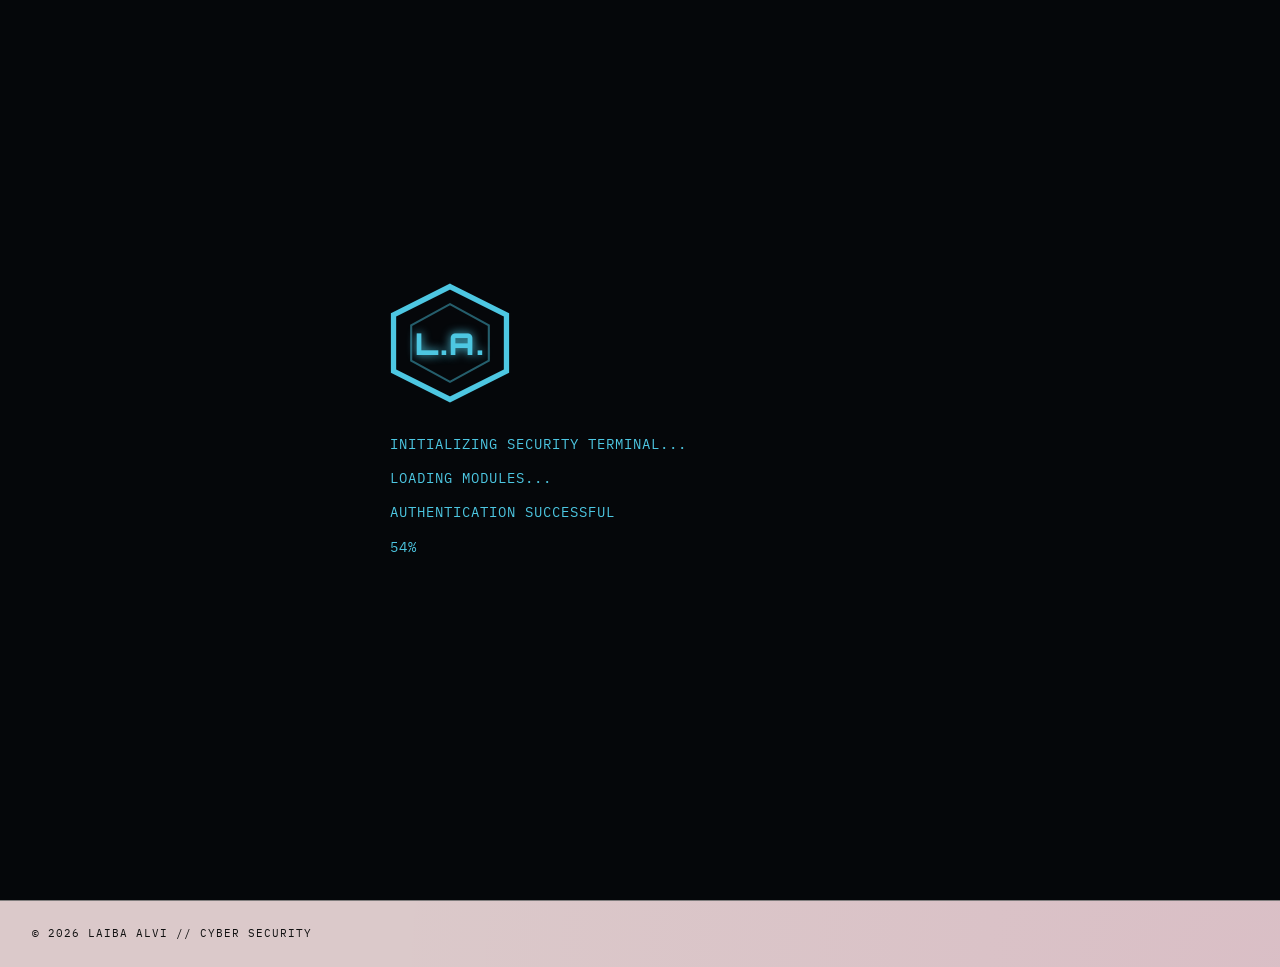
<file: index.html>
<!DOCTYPE html>
<html lang="en">
<head>
<meta charset="UTF-8"/>
<meta name="viewport" content="width=device-width, initial-scale=1.0"/>
<title>About — Laiba Alvi</title>
<link rel="preconnect" href="https://fonts.googleapis.com">
<link rel="preconnect" href="https://fonts.gstatic.com" crossorigin>
<link href="https://fonts.googleapis.com/css2?family=Orbitron:wght@400;700;900&family=IBM+Plex+Mono:wght@400;600&family=Share+Tech+Mono&display=swap" rel="stylesheet">
<link rel="stylesheet" href="styles.css"/>
<style>

</style>
</head>
<body>
<div id="preloader">
  <div class="terminal-loader">
    <div class="terminal-logo">
      <svg width="120" height="120" viewBox="0 0 34 34" fill="none" xmlns="http://www.w3.org/2000/svg">
        <polygon points="17,1 33,9 33,25 17,33 1,25 1,9" fill="none" stroke="#4dc7e2" stroke-width="1.5"/>
        <polygon points="17,6 28,12 28,22 17,28 6,22 6,12" fill="none" stroke="#4dc7e2" stroke-width="0.6" opacity="0.45"/>
        <text x="17" y="20.5" text-anchor="middle" font-family="Orbitron,sans-serif" font-weight="900" font-size="8.5" fill="#4dc7e2" letter-spacing="0.5">L.A.</text>
      </svg>
    </div>
    <div class="terminal-line line1">INITIALIZING SECURITY TERMINAL...</div>
    <div class="terminal-line line2">LOADING MODULES...</div>
    <div class="terminal-line line3">AUTHENTICATION SUCCESSFUL</div>
    <div class="terminal-line line4"><span id="loadingPercent">0%</span></div>
    <div class="terminal-line access" id="accessGranted">ACCESS GRANTED</div>
  </div>
</div>
<nav class="nav">
  <a href="index.html" class="nav-logo">
    <svg width="34" height="34" viewBox="0 0 34 34" fill="none" xmlns="http://www.w3.org/2000/svg"><polygon points="17,1 33,9 33,25 17,33 1,25 1,9" fill="none" stroke="#4dc7e2" stroke-width="1.5"/><polygon points="17,6 28,12 28,22 17,28 6,22 6,12" fill="none" stroke="#4dc7e2" stroke-width="0.6" opacity="0.45"/><text x="17" y="20.5" text-anchor="middle" font-family="Orbitron,sans-serif" font-weight="900" font-size="8.5" fill="#4dc7e2" letter-spacing="0.5">L.A.</text></svg>
    [ <span>L.A.</span> PORTFOLIO ]
  </a>
  <ul class="nav-links" id="navLinks">
    <li><a href="index.html" class="active">About</a></li>
    <li><a href="skills.html">Skills Gained</a></li>
    <li><a href="academic.html">Academic Journey</a></li>
    <li><a href="projects.html">Projects &amp; Achievements</a></li>
    <li><a href="certificates.html">Certificates</a></li>
    <li><a href="contact.html">Let's Chat</a></li>
  </ul>
  <button class="nav-burger" aria-label="Toggle menu" onclick="document.getElementById('navLinks').classList.toggle('open')">&#9776;</button>
</nav>

<main>
  <section class="hero" id="hero">
    <div class="hero-grid"></div>
    <div class="hero-glow" id="heroGlow" style="left:20%;top:30%"></div>

    <div class="hero-content" id="heroContent">
      <div class="hero-eyebrow fade-in">// Welcome to my portfolio</div>
      <h1 class="hero-name fade-in delay-1">
        <span class="accent">LAIBA</span><br>
        <span class="stroke">ALVI</span>
      </h1>
      <div class="hero-title fade-in delay-2"><span id="typed"></span><span class="cursor"></span></div>
      <p class="hero-bio fade-in delay-3">Cyber Security undergraduate at Birmingham City University, on track for a First Class Honours. Thinking like an attacker. Building like a defender. Bridging both worlds.</p>
      <div class="hero-actions fade-in delay-4">
        <a href="projects.html" class="btn btn-primary">View Projects &rarr;</a>
        <a href="certificates.html" class="btn btn-primary">View Certificates &rarr;</a>
        <a href="contact.html" class="btn btn-ghost">Get in Touch</a>
      </div>
    </div>

    <!-- Animated terminal -->
    <div class="hero-terminal fade-in" style="animation-delay:0.8s">
      <div class="terminal-bar">
        <div class="t-dot r"></div>
        <div class="t-dot y"></div>
        <div class="t-dot g"></div>
        <span style="font-size:10px;color:#7a7a7a;margin-left:8px;font-family:'Share Tech Mono',monospace">~/recon</span>
      </div>
      <div class="terminal-body" id="terminalBody"></div>
    </div>
  </section>
</main>

<footer class="footer">
  <span>&copy; 2026 LAIBA ALVI // CYBER SECURITY</span>
</footer>

<script>
(function () {
  const preloader = document.getElementById("preloader");
  if (!preloader) return;

  // Only the first page opened in this browser tab gets the full preloader.
  if (sessionStorage.getItem("portfolioPreloaderShown") === "true") {
    preloader.remove();
    return;
  }

  sessionStorage.setItem("portfolioPreloaderShown", "true");

  const counter = document.getElementById("loadingPercent");
  const access = document.getElementById("accessGranted");
  const lines = preloader.querySelectorAll(".terminal-line");

  // Show the terminal messages immediately and keep the percentage visible.
  lines.forEach((line, index) => {
    if (line !== access) {
      setTimeout(() => line.classList.add("preloader-show"), 100 + index * 180);
    }
  });

  let percent = 0;

  // 0 -> 100 takes about 2 seconds.
  const timer = setInterval(() => {
    percent += 2;
    if (counter) counter.textContent = percent + "%";

    if (percent >= 100) {
      clearInterval(timer);
      if (counter) counter.textContent = "100%";

      // ACCESS GRANTED appears only after 100%.
      setTimeout(() => {
        if (access) access.classList.add("preloader-show");
      }, 150);

      // Give the user a moment to see ACCESS GRANTED, then fade out.
      setTimeout(() => {
        preloader.classList.add("hidden");
        setTimeout(() => preloader.remove(), 400);
      }, 800);
    }
  }, 40);
})();
</script>

<script>
/* ── ABOUT PAGE MOVING TERMINAL ── */
(function () {
  const terminal = document.getElementById("terminalBody");
  if (!terminal) return;

  const sequence = [
    {
      command: "whoami",
      output: [{ text: "LAIBA_ALVI // cyber-security-student", cls: "t-out" }]
    },
    {
      command: "certifications --list",
      output: [{ text: "CCNA: Introduction to Networks", cls: "t-out" }]
    },
    {
      command: "skills --active",
      output: [
        { text: "Network Security", cls: "t-out" },
        { text: "Digital Forensics", cls: "t-out" },
        { text: "Threat Analysis", cls: "t-out" }
      ]
    },
    {
      command: "scan target.local",
      output: [
        { text: "[+] Reconnaissance complete", cls: "t-ok" },
        { text: "[+] Services enumerated", cls: "t-ok" },
        { text: "[+] Report generated", cls: "t-ok" }
      ]
    }
  ];

  const sleep = ms => new Promise(resolve => setTimeout(resolve, ms));

  function addLine(html, cls) {
    const line = document.createElement("div");
    line.className = cls || "";
    line.innerHTML = html;
    terminal.appendChild(line);
    terminal.scrollTop = terminal.scrollHeight;
    return line;
  }

  async function typeCommand(command) {
    const line = document.createElement("div");
    line.className = "terminal-command-line";
    terminal.appendChild(line);

    const prompt = document.createElement("span");
    prompt.className = "t-prompt";
    prompt.textContent = "root@kali:~$ ";
    line.appendChild(prompt);

    const cmd = document.createElement("span");
    cmd.className = "t-cmd";
    line.appendChild(cmd);

    for (const char of command) {
      cmd.textContent += char;
      terminal.scrollTop = terminal.scrollHeight;
      await sleep(32);
    }
  }

  async function runTerminal() {
    while (true) {
      terminal.innerHTML = "";

      for (const item of sequence) {
        await typeCommand(item.command);
        await sleep(220);

        for (const out of item.output) {
          addLine(out.text, out.cls);
          await sleep(150);
        }

        await sleep(250);
      }

      // Finished prompt with a blinking cursor, matching the reference.
      const promptLine = document.createElement("div");
      promptLine.className = "terminal-command-line final-prompt";
      promptLine.innerHTML =
        '<span class="t-prompt">root@kali:~$ </span><span class="terminal-cursor"></span>';
      terminal.appendChild(promptLine);

      await sleep(1800);
      terminal.classList.add("terminal-reset");
      await sleep(250);
      terminal.classList.remove("terminal-reset");
    }
  }

  runTerminal();
})();
</script>

</body>
</html>

<style>
/* About terminal is functional and visible on desktop + mobile */
.hero-terminal {
  display: block;
}

@media (min-width: 1100px) {
  .hero-terminal {
    display: block;
  }
}

@media (max-width: 1099px) {
  .hero-terminal {
    position: relative;
    right: auto;
    top: auto;
    transform: none;
    width: min(100%, 560px);
    margin: 32px auto 0;
    order: 3;
  }

  .terminal-body {
    min-height: 250px;
    max-height: 320px;
    overflow: hidden;
  }
}

@media (max-width: 768px) {
  .hero-terminal {
    width: 100%;
    margin-top: 28px;
    font-size: 10px;
  }

  .terminal-body {
    padding: 12px;
    line-height: 1.75;
    min-height: 220px;
    max-height: 270px;
  }

  .hero {
    display: flex;
    flex-direction: column;
  }

  .hero-content {
    order: 1;
  }

  .hero-terminal {
    order: 2;
  }
}

.terminal-command-line {
  white-space: pre-wrap;
  word-break: break-word;
}

.terminal-cursor {
  display: inline-block;
  width: 12px;
  height: 16px;
  background: var(--accent-dark);
  vertical-align: -3px;
  animation: terminalBlink .8s steps(1, end) infinite;
}

.terminal-reset {
  opacity: .35;
  transition: opacity .2s ease;
}

@keyframes terminalBlink {
  50% { opacity: 0; }
}
</style>
</file>
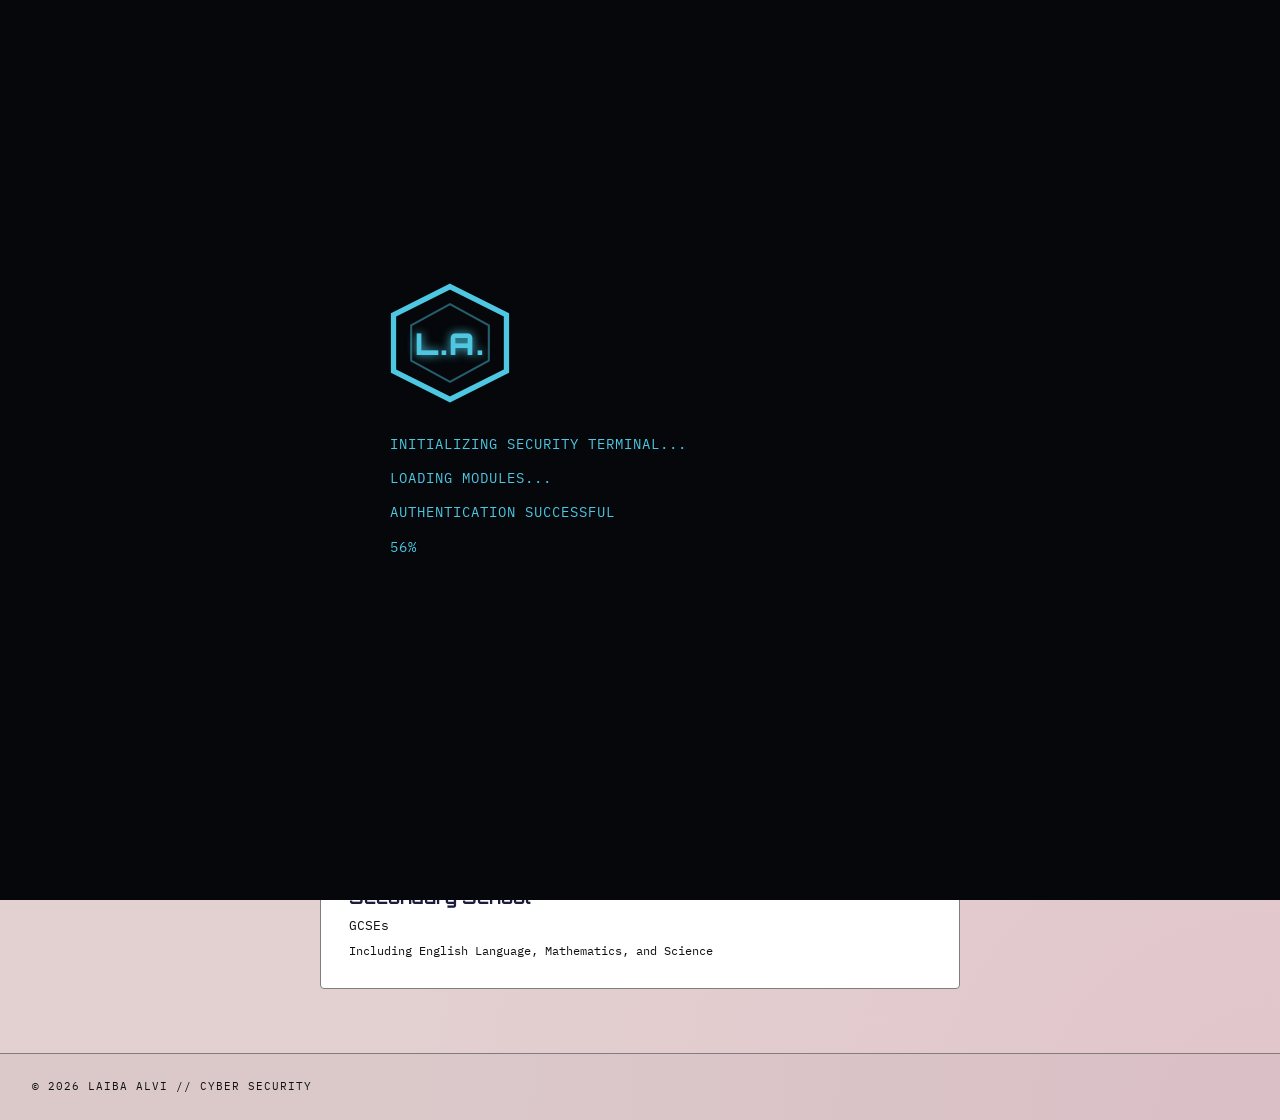
<file: academic.html>
<!DOCTYPE html>
<html lang="en">
<head>
<meta charset="UTF-8" />
<meta name="viewport" content="width=device-width, initial-scale=1.0" />
<title>Academic Journey — Laiba Alvi</title>
<link rel="preconnect" href="https://fonts.googleapis.com">
<link rel="preconnect" href="https://fonts.gstatic.com" crossorigin>
<link href="https://fonts.googleapis.com/css2?family=Orbitron:wght@400;700;900&family=IBM+Plex+Mono:wght@400;600&family=Share+Tech+Mono&display=swap" rel="stylesheet">
<link rel="stylesheet" href="styles.css" />
</head>
<body>
<div id="preloader">
  <div class="terminal-loader">
    <div class="terminal-logo">
      <svg width="120" height="120" viewBox="0 0 34 34" fill="none" xmlns="http://www.w3.org/2000/svg">
        <polygon points="17,1 33,9 33,25 17,33 1,25 1,9" fill="none" stroke="#4dc7e2" stroke-width="1.5"/>
        <polygon points="17,6 28,12 28,22 17,28 6,22 6,12" fill="none" stroke="#4dc7e2" stroke-width="0.6" opacity="0.45"/>
        <text x="17" y="20.5" text-anchor="middle" font-family="Orbitron,sans-serif" font-weight="900" font-size="8.5" fill="#4dc7e2" letter-spacing="0.5">L.A.</text>
      </svg>
    </div>
    <div class="terminal-line line1">INITIALIZING SECURITY TERMINAL...</div>
    <div class="terminal-line line2">LOADING MODULES...</div>
    <div class="terminal-line line3">AUTHENTICATION SUCCESSFUL</div>
    <div class="terminal-line line4"><span id="loadingPercent">0%</span></div>
    <div class="terminal-line access" id="accessGranted">ACCESS GRANTED</div>
  </div>
</div>
<nav class="nav">
  <a href="index.html" class="nav-logo">
    <svg width="34" height="34" viewBox="0 0 34 34" fill="none" xmlns="http://www.w3.org/2000/svg">
      <polygon points="17,1 33,9 33,25 17,33 1,25 1,9" fill="none" stroke="#4dc7e2" stroke-width="1.5"/>
      <polygon points="17,6 28,12 28,22 17,28 6,22 6,12" fill="none" stroke="#4dc7e2" stroke-width="0.6" opacity="0.45"/>
      <text x="17" y="20.5" text-anchor="middle" font-family="Orbitron,sans-serif" font-weight="900" font-size="8.5" fill="#4dc7e2" letter-spacing="0.5">L.A.</text>
    </svg>
    [ <span>L.A.</span> PORTFOLIO ]
  </a>
  <ul class="nav-links" id="navLinks">
    <li><a href="index.html">About</a></li>
    <li><a href="skills.html">Skills Gained</a></li>
    <li><a href="academic.html" class="active">Academic Journey</a></li>
    <li><a href="projects.html">Projects &amp; Achievements</a></li>
    <li><a href="certificates.html">Certificates</a></li>
    <li><a href="contact.html">Let's Chat</a></li>
  </ul>
  <button class="nav-burger" aria-label="Toggle menu" onclick="document.getElementById('navLinks').classList.toggle('open')">&#9776;</button>
</nav>

<main>
  <div class="page">
    <div class="section-header">
      <span class="section-num">// 03</span>
      <h1 class="section-title">ACADEMIC JOURNEY</h1>
      <div class="section-line"></div>
    </div>

    <div style="display:flex;flex-direction:column;align-items:center">

      <div class="edu-item current fade-in">
        <div style="display:flex;justify-content:space-between;flex-wrap:wrap;gap:0.5rem;margin-bottom:0.8rem">
          <span style="font-family:'Share Tech Mono',monospace;font-size:11px;color:var(--accent)">CURRENT</span>
          <span class="pill">Predicted: First Class Honours</span>
        </div>
        <h3 style="font-family:'Orbitron',sans-serif;font-size:1.1rem;color:var(--foreground);margin:0 0 0.3rem">Birmingham City University</h3>
        <p style="color:var(--muted);font-size:13px;margin-bottom:0.6rem">BSc (Hons) Cybersecurity</p>
        <div style="font-family:'Share Tech Mono',monospace;font-size:9px;letter-spacing:2px;color:var(--muted);margin-bottom:0.6rem">MODULES</div>
        <div style="display:flex;flex-wrap:wrap;gap:6px">
          <span class="tag">Computer Systems</span>
          <span class="tag">Cyber Security Fundamentals</span>
          <span class="tag">Applied Operating Systems</span>
          <span class="tag">Computer Programming</span>
          <span class="tag">Network Fundamentals &amp; Software Security</span>
          <span class="tag">System Security Attacks and Defences</span>
        </div>
      </div>

      <div class="edu-arrow"><div class="line"></div><div class="arr">&#9660;</div><div class="line"></div></div>

      <div class="edu-item fade-in">
        <div style="display:flex;justify-content:space-between;flex-wrap:wrap;gap:0.5rem;margin-bottom:0.8rem">
          <span style="font-family:'Share Tech Mono',monospace;font-size:11px;color:var(--muted)"></span>
          <span class="pill pill-muted">A, A, A</span>
        </div>
        <h3 style="font-family:'Orbitron',sans-serif;font-size:1.1rem;color:var(--foreground);margin:0 0 0.3rem">Sixth Form</h3>
        <p style="color:var(--muted);font-size:13px">A Level Biology, Chemistry and Mathematics</p>
      </div>

      <div class="edu-arrow"><div class="line"></div><div class="arr">&#9660;</div><div class="line"></div></div>

      <div class="edu-item fade-in">
        <div style="display:flex;justify-content:space-between;flex-wrap:wrap;gap:0.5rem;margin-bottom:0.8rem">
          <span style="font-family:'Share Tech Mono',monospace;font-size:11px;color:var(--muted)"></span>
          <span class="pill pill-muted">11 GCSEs at Grade 7 and above</span>
        </div>
        <h3 style="font-family:'Orbitron',sans-serif;font-size:1.1rem;color:var(--foreground);margin:0 0 0.3rem">Secondary School</h3>
        <p style="color:var(--muted);font-size:13px;margin-bottom:0.3rem">GCSEs</p>
        <p style="color:var(--muted);font-size:12px">Including English Language, Mathematics, and Science</p>
      </div>

    </div>
  </div>
</main>

<footer class="footer">
  <span>&copy; 2026 LAIBA ALVI // CYBER SECURITY</span>
</footer>
<script>
(function () {
  const preloader = document.getElementById("preloader");
  if (!preloader) return;

  // Only the first page opened in this browser tab gets the full preloader.
  if (sessionStorage.getItem("portfolioPreloaderShown") === "true") {
    preloader.remove();
    return;
  }

  sessionStorage.setItem("portfolioPreloaderShown", "true");

  const counter = document.getElementById("loadingPercent");
  const access = document.getElementById("accessGranted");
  const lines = preloader.querySelectorAll(".terminal-line");

  // Show the terminal messages immediately and keep the percentage visible.
  lines.forEach((line, index) => {
    if (line !== access) {
      setTimeout(() => line.classList.add("preloader-show"), 100 + index * 180);
    }
  });

  let percent = 0;

  // 0 -> 100 takes about 2 seconds.
  const timer = setInterval(() => {
    percent += 2;
    if (counter) counter.textContent = percent + "%";

    if (percent >= 100) {
      clearInterval(timer);
      if (counter) counter.textContent = "100%";

      // ACCESS GRANTED appears only after 100%.
      setTimeout(() => {
        if (access) access.classList.add("preloader-show");
      }, 150);

      // Give the user a moment to see ACCESS GRANTED, then fade out.
      setTimeout(() => {
        preloader.classList.add("hidden");
        setTimeout(() => preloader.remove(), 400);
      }, 800);
    }
  }, 40);
})();
</script>
</body>
</html>
</file>
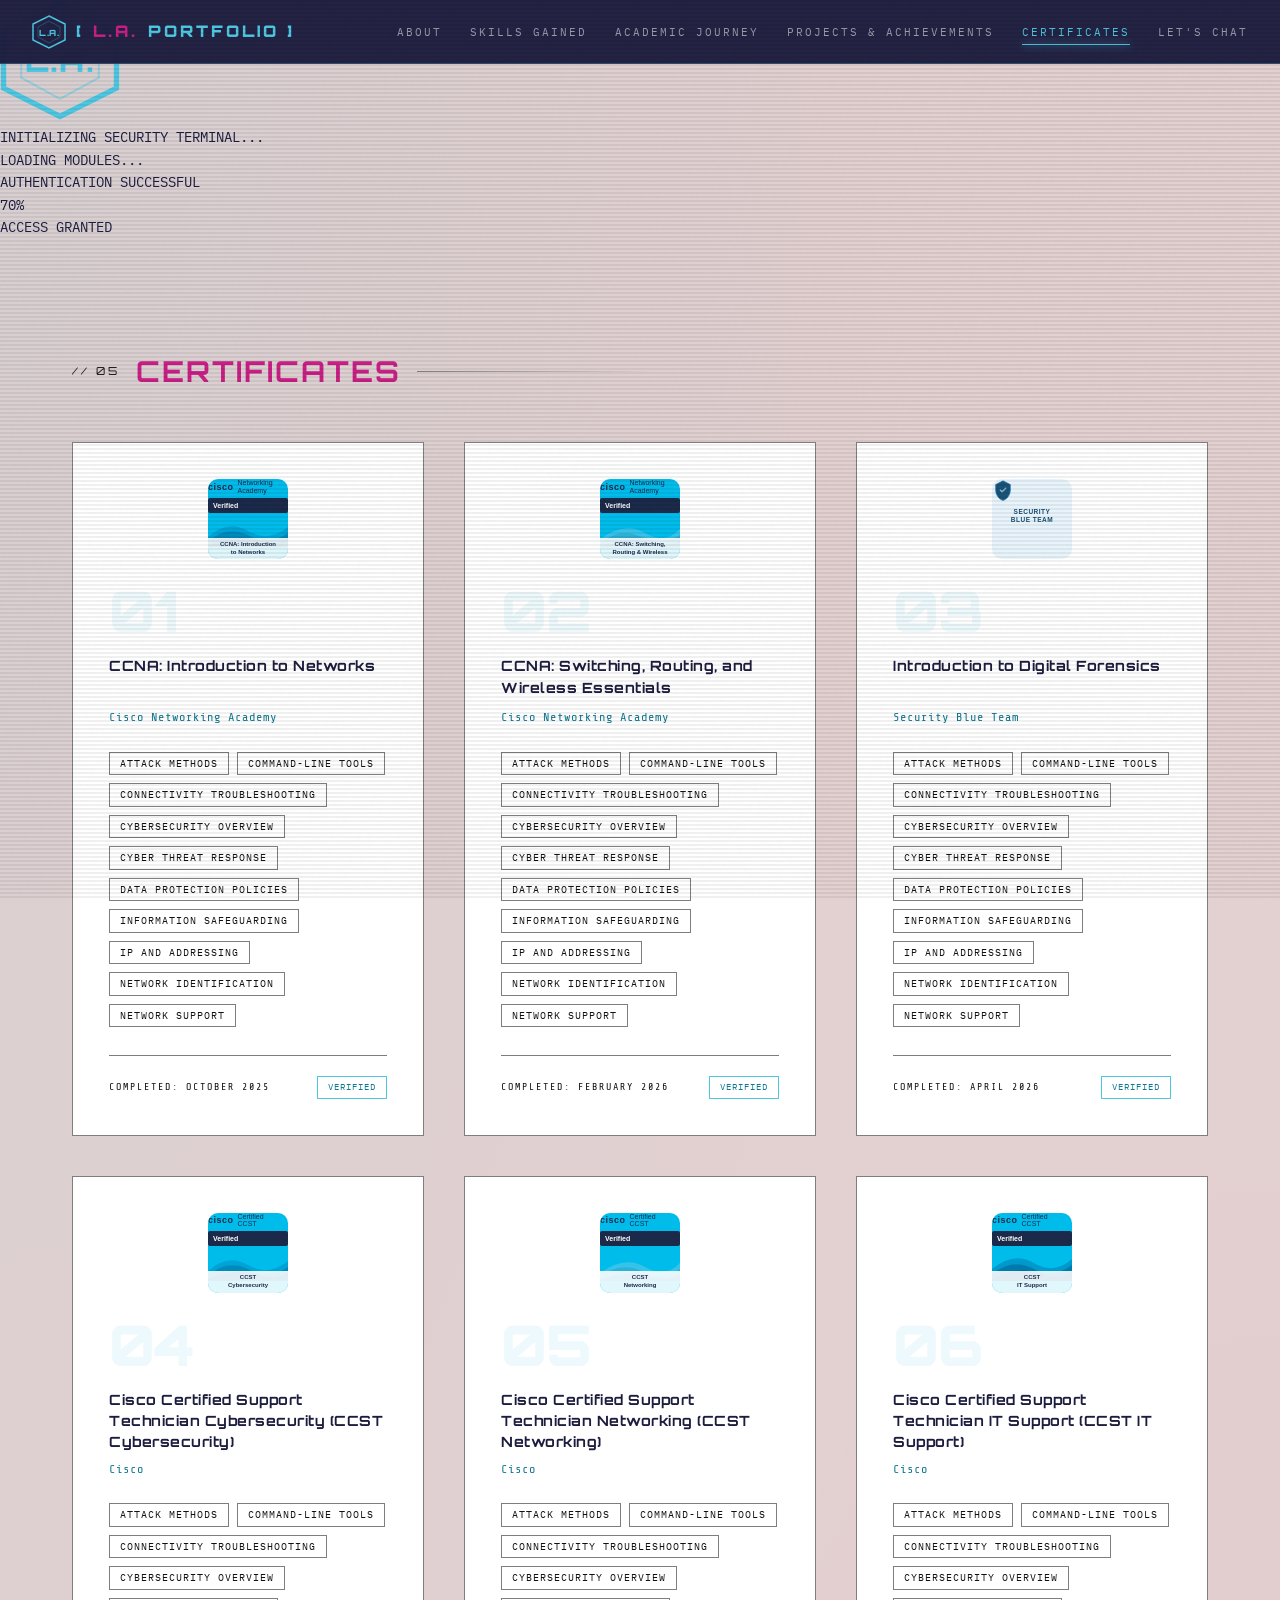
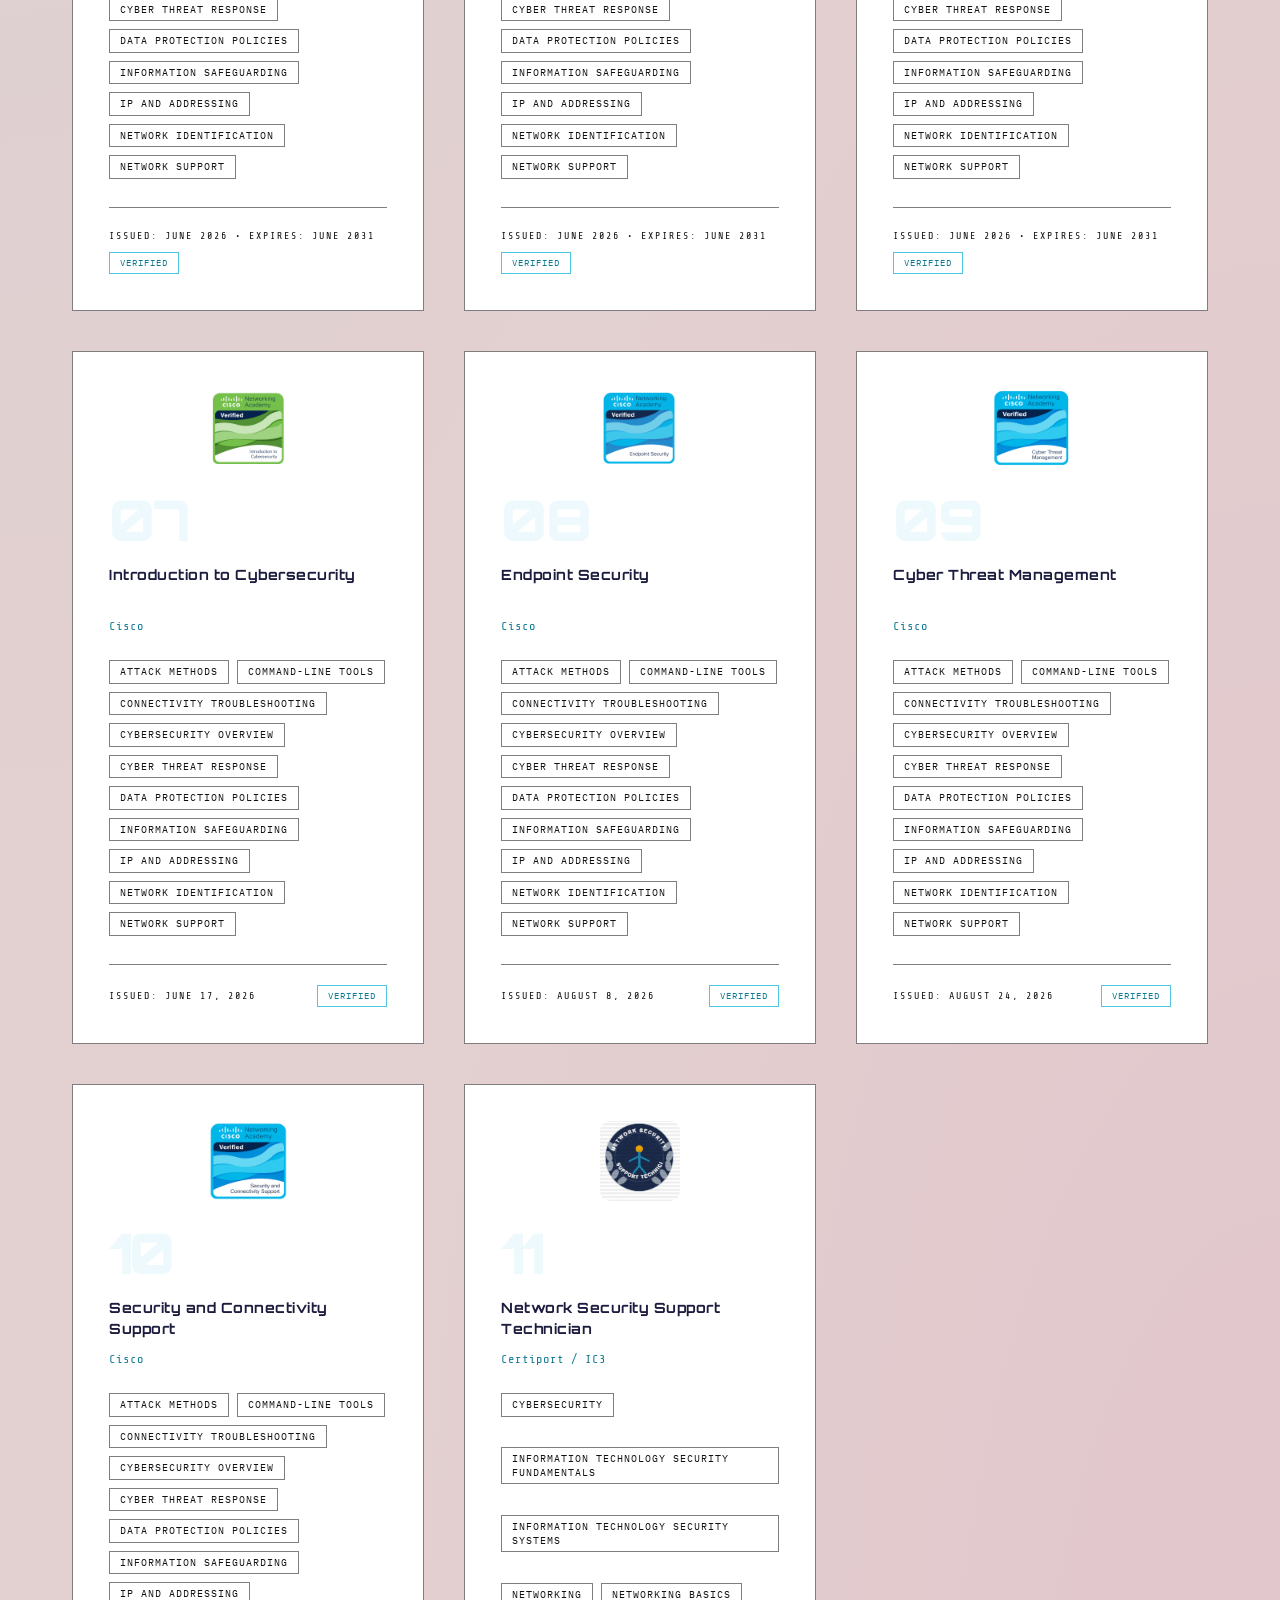
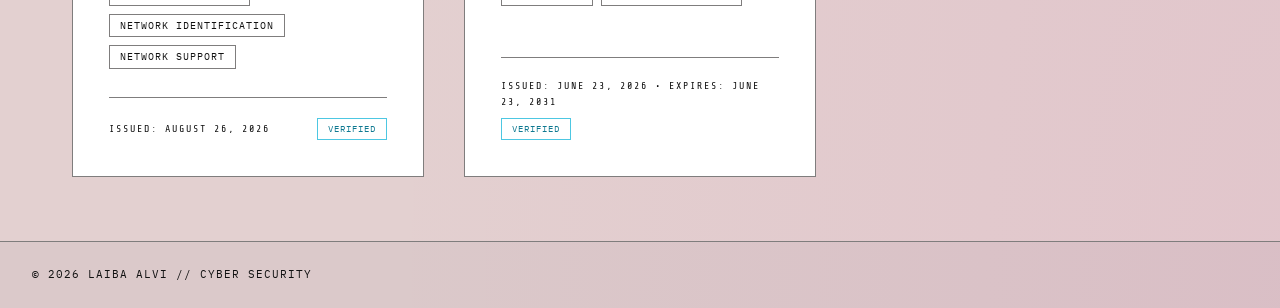
<file: certificates.html>
<!DOCTYPE html>
<html lang="en">
<head>
<meta charset="UTF-8"/>
<meta name="viewport" content="width=device-width, initial-scale=1.0"/>
<title>Certificates — Laiba Alvi</title>
<link rel="preconnect" href="https://fonts.googleapis.com">
<link rel="preconnect" href="https://fonts.gstatic.com" crossorigin>
<link href="https://fonts.googleapis.com/css2?family=Orbitron:wght@400;700;900&family=IBM+Plex+Mono:wght@400;600&family=Share+Tech+Mono&display=swap" rel="stylesheet">
<style>
:root {
  --background: #e3d0d0;
  --foreground: #1c1c3e;
  --panel: #ffffff;
  --panel-2: #f5eded;
  --border: #7f7d7d;
  --muted: #111111;
  --primary: #c91f85;
  --accent: #4dc7e2;
  --accent-dark: #0f7991;
  --green: #0d9f6e;
  --dim: #d2b6d5;
}

* { box-sizing: border-box; margin: 0; padding: 0; }
html { scroll-behavior: smooth; }

body {
  background: var(--background);
  color: var(--foreground);
  font-family: 'IBM Plex Mono', monospace;
  font-size: 14px;
  line-height: 1.6;
  overflow-x: hidden;
  min-height: 100vh;
  background-image:
    radial-gradient(ellipse at top left, rgba(77,199,226,0.08), transparent 50%),
    radial-gradient(ellipse at bottom right, rgba(201,31,133,0.06), transparent 50%);
}

/* Scanlines */
body::before {
  content: '';
  position: fixed; inset: 0;
  background: repeating-linear-gradient(
    0deg,
    transparent, transparent 2px,
    rgba(0,0,0,0.06) 2px, rgba(0,0,0,0.06) 4px
  );
  pointer-events: none;
  z-index: 9999;
}

/* Noise texture */
body::after {
  content: '';
  position: fixed; inset: 0;
  background-image: url("data:image/svg+xml,%3Csvg viewBox='0 0 200 200' xmlns='http://www.w3.org/2000/svg'%3E%3Cfilter id='n'%3E%3CfeTurbulence type='fractalNoise' baseFrequency='0.9' numOctaves='4' stitchTiles='stitch'/%3E%3C/filter%3E%3Crect width='100%25' height='100%25' filter='url(%23n)' opacity='0.04'/%3E%3C/svg%3E");
  pointer-events: none;
  z-index: 9998;
  opacity: 0.35;
}

/* ── NAV ── */
.nav {
  position: fixed; top: 0; left: 0; right: 0;
  z-index: 100;
  background: rgba(28,28,62,0.96);
  border-bottom: 1px solid rgba(77,199,226,0.25);
  display: flex;
  justify-content: space-between;
  align-items: center;
  padding: 0 2rem;
  height: 64px;
  backdrop-filter: blur(10px);
}

.nav-logo {
  font-family: 'Orbitron', sans-serif;
  font-weight: 900;
  font-size: 1rem;
  color: var(--accent);
  letter-spacing: 3px;
  text-decoration: none;
  display: flex;
  align-items: center;
  gap: 10px;
}
.nav-logo span { color: var(--primary); }

.nav-links { display: flex; gap: 1.75rem; list-style: none; }
.nav-links a {
  color: rgba(255,255,255,0.55);
  text-decoration: none;
  font-size: 11px;
  letter-spacing: 2px;
  text-transform: uppercase;
  transition: color 0.2s;
  padding: 4px 0;
  position: relative;
}
.nav-links a:hover { color: var(--accent); }
.nav-links a.active { color: var(--accent); }
.nav-links a.active::after {
  content: '';
  position: absolute; left: 0; right: 0; bottom: -2px;
  height: 1px;
  background: var(--accent);
  box-shadow: 0 0 8px var(--accent);
}

.nav-burger {
  display: none;
  background: none;
  border: 1px solid rgba(77,199,226,0.4);
  color: var(--accent);
  padding: 6px 10px;
  cursor: pointer;
  font-size: 1.1rem;
}

@media(max-width: 820px) {
  .nav-links { display: none; }
  .nav-links.open {
    display: flex;
    position: absolute;
    top: 64px; left: 0; right: 0;
    flex-direction: column;
    background: rgba(28,28,62,0.98);
    padding: 1.5rem 2rem;
    gap: 1rem;
    border-bottom: 1px solid rgba(77,199,226,0.2);
  }
  .nav-burger { display: block; }
}

/* ── HERO ── */
.hero {
  min-height: 100vh;
  display: flex; align-items: center;
  position: relative;
  padding: 80px 4rem 4rem;
  overflow: hidden;
  perspective: 1200px;
}

.hero-grid {
  position: absolute; inset: 0;
  background-image:
    linear-gradient(rgba(77,199,226,0.06) 1px, transparent 1px),
    linear-gradient(90deg, rgba(77,199,226,0.06) 1px, transparent 1px);
  background-size: 60px 60px;
}

.hero-glow {
  position: absolute;
  width: 600px; height: 600px;
  background: radial-gradient(circle, rgba(77,199,226,0.12), transparent 60%);
  filter: blur(40px);
  pointer-events: none;
  z-index: 0;
}

.hero-content {
  position: relative; z-index: 2;
  max-width: 800px;
  transform-style: preserve-3d;
  will-change: transform;
  transition: transform 0.15s ease-out;
}

.hero-eyebrow {
  font-size: 11px; letter-spacing: 4px;
  color: var(--muted); text-transform: uppercase;
  margin-bottom: 1.5rem;
  display: flex; align-items: center; gap: 12px;
}
.hero-eyebrow::before { content: ''; width: 40px; height: 1px; background: var(--accent); }

.hero-name {
  font-family: 'Orbitron', sans-serif;
  font-size: clamp(3rem, 9vw, 7rem);
  font-weight: 900;
  line-height: 0.95;
  margin: 0 0 1rem;
  letter-spacing: -2px;
  transform: translateZ(60px);
}
.hero-name .accent { color: var(--foreground); }
.hero-name .stroke {
  -webkit-text-stroke: 2px var(--accent);
  color: transparent;
  text-shadow: 0 0 30px rgba(77,199,226,0.35);
}

.hero-title {
  font-family: 'Share Tech Mono', monospace;
  font-size: clamp(1rem, 2.5vw, 1.4rem);
  color: var(--accent-dark);
  margin-bottom: 2rem; min-height: 2rem;
  transform: translateZ(30px);
}

.cursor {
  display: inline-block; width: 10px; height: 1.2em;
  background: var(--accent);
  vertical-align: text-bottom;
  animation: blink 1s infinite; margin-left: 2px;
}
@keyframes blink { 0%,100%{opacity:1} 50%{opacity:0.2} }

.hero-bio {
  color: var(--muted); max-width: 520px;
  margin-bottom: 3rem; font-size: 13px; line-height: 1.9;
  border-left: 2px solid var(--accent); padding-left: 1.5rem;
  transform: translateZ(20px);
}
.hero-actions { display: flex; gap: 1rem; flex-wrap: wrap; transform: translateZ(40px); }

/* Terminal panel */
.hero-terminal {
  position: absolute; right: 4rem; top: 50%;
  transform: translateY(-50%);
  width: 380px;
  background: #faf7f7;
  border: 1px solid var(--border);
  font-size: 11px;
  display: none;
  box-shadow: 0 8px 40px rgba(28,28,62,0.15);
}
@media(min-width: 1100px) { .hero-terminal { display: block; } }

.terminal-bar {
  background: #ede8e8; padding: 8px 12px;
  display: flex; align-items: center; gap: 8px;
  border-bottom: 1px solid var(--border);
}
.t-dot { width: 8px; height: 8px; border-radius: 50%; }
.t-dot.r { background: #ff5f57; }
.t-dot.y { background: #febc2e; }
.t-dot.g { background: #28c840; }
.terminal-body { padding: 16px; line-height: 2; font-family: 'Share Tech Mono', monospace; }
.t-prompt { color: var(--accent-dark); }
.t-cmd { color: var(--primary); }
.t-out { color: var(--muted); padding-left: 1rem; }
.t-ok { color: var(--accent-dark); }
.t-warn { color: #d2691e; }

/* ── BUTTONS ── */
.btn {
  font-family: 'IBM Plex Mono', monospace;
  font-size: 12px; letter-spacing: 2px; text-transform: uppercase;
  padding: 13px 28px; cursor: pointer; text-decoration: none;
  transition: all 0.2s; display: inline-flex; align-items: center; gap: 8px;
}
.btn-primary {
  background: var(--foreground); color: var(--background);
  border: 1px solid var(--foreground); font-weight: 600;
}
.btn-primary:hover {
  background: var(--accent); color: var(--foreground);
  box-shadow: 0 0 30px rgba(77,199,226,0.4);
}
.btn-ghost {
  background: transparent; color: var(--foreground);
  border: 1px solid var(--accent);
}
.btn-ghost:hover {
  background: rgba(77,199,226,0.08);
  box-shadow: 0 0 20px rgba(77,199,226,0.15);
}

/* ── PAGE LAYOUT ── */
.page {
  padding: 110px 2rem 4rem;
  max-width: 1200px; margin: 0 auto; min-height: 100vh;
}

.section-header { display: flex; align-items: center; gap: 1rem; margin-bottom: 3rem; }
.section-num { font-family: 'Orbitron', sans-serif; font-size: 11px; color: var(--muted); letter-spacing: 3px; }
.section-title { font-family: 'Orbitron', sans-serif; font-size: 1.8rem; font-weight: 700; color: var(--primary); letter-spacing: 2px; margin: 0; }
.section-line { flex: 1; height: 1px; background: linear-gradient(to right, var(--border), transparent); max-width: 240px; }

/* ── CARDS ── */
.card {
  background: var(--panel);
  border: 1px solid var(--border);
  border-radius: 4px;
  padding: 1.75rem;
  position: relative; overflow: hidden;
  transition: all 0.3s;
}
.card:hover {
  border-color: var(--accent);
  box-shadow: 0 8px 32px -8px rgba(77,199,226,0.2);
  transform: translateY(-2px);
}

.pill {
  display: inline-block;
  border: 1px solid var(--accent); color: var(--accent-dark);
  font-size: 11px; padding: 4px 12px; border-radius: 2px; letter-spacing: 1px;
}
.pill-muted { border: 1px solid var(--border); color: var(--muted); }

.grid-2 { display: grid; grid-template-columns: 1fr 1fr; gap: 1.5rem; }
.grid-3 { display: grid; grid-template-columns: repeat(3,1fr); gap: 1.5rem; }
@media(max-width: 820px) { .grid-2, .grid-3 { grid-template-columns: 1fr; } }
.stack { display: flex; flex-direction: column; gap: 1rem; }

/* ── SKILLS ── */
.skill-card .skill-icon {
  font-family: 'Orbitron', sans-serif;
  font-size: 10px; letter-spacing: 3px;
  color: var(--accent); margin-bottom: 0.75rem;
  border: 1px solid rgba(77,199,226,0.3);
  display: inline-block; padding: 3px 8px;
}
.skill-card .skill-name { font-family: 'Orbitron', sans-serif; font-size: 12px; letter-spacing: 2px; color: var(--foreground); margin-bottom: 0.75rem; }
.skill-card .skill-desc { font-size: 13px; color: var(--muted); line-height: 1.7; margin-bottom: 1rem; }
.skill-tags { display: flex; flex-wrap: wrap; gap: 6px; margin-top: 0.75rem; }
.tag { font-size: 10px; letter-spacing: 1px; padding: 4px 10px; border: 1px solid var(--border); color: var(--muted); text-transform: uppercase; }

/* ── PROJECTS ── */
.project-card .proj-num {
  position: absolute; right: 1rem; bottom: 0.5rem;
  font-family: 'Orbitron', sans-serif; font-size: 5rem; font-weight: 900;
  color: rgba(28,28,62,0.06); line-height: 1; pointer-events: none;
}
.project-card .proj-cat { margin-bottom: 0.75rem; }
.project-card .proj-title { font-family: 'Orbitron', sans-serif; font-size: 1rem; color: var(--foreground); margin: 0 0 0.75rem; letter-spacing: 0.5px; }
.project-card .proj-desc { color: var(--muted); font-size: 13px; line-height: 1.7; margin-bottom: 1.25rem; }
.proj-tags { display: flex; flex-wrap: wrap; gap: 6px; margin-bottom: 1.25rem; }
.proj-link { font-size: 12px; color: var(--accent-dark); text-decoration: none; letter-spacing: 1px; font-family: 'Share Tech Mono', monospace; }
.proj-link:hover { color: var(--primary); text-decoration: underline; }

/* ── EDUCATION ── */
.edu-item {
  background: var(--panel); border: 1px solid var(--border);
  border-radius: 4px; padding: 1.75rem;
  width: 100%; max-width: 640px;
}
.edu-item.current { border-color: var(--accent); box-shadow: 0 0 30px -10px rgba(77,199,226,0.25); }
.edu-arrow { display: flex; flex-direction: column; align-items: center; }
.edu-arrow .line { width: 1px; height: 30px; background: var(--border); }
.edu-arrow .arr { color: var(--accent); font-size: 1.2rem; }

/* ── CONTACT FORM ── */
.form-group { display: flex; flex-direction: column; gap: 6px; margin-bottom: 1rem; }
.form-label { font-size: 10px; letter-spacing: 2px; text-transform: uppercase; color: var(--muted); }
.form-input {
  background: var(--panel); border: 1px solid var(--border);
  color: var(--foreground); font-family: 'IBM Plex Mono', monospace;
  font-size: 13px; padding: 11px 14px; outline: none;
  transition: border-color 0.2s; width: 100%;
}
.form-input:focus { border-color: var(--accent); box-shadow: 0 0 0 2px rgba(77,199,226,0.12); }
textarea.form-input { resize: vertical; min-height: 140px; }

.contact-link {
  display: flex; align-items: center; gap: 1rem;
  padding: 1rem 1.25rem; border: 1px solid var(--border);
  text-decoration: none; transition: all 0.2s;
  color: var(--foreground); font-size: 13px;
  background: var(--panel);
}
.contact-link:hover { border-color: var(--accent); color: var(--accent-dark); }
.contact-link-icon { color: var(--accent); width: 20px; }

/* ── FOOTER ── */
.footer {
  border-top: 1px solid var(--border);
  padding: 1.5rem 2rem;
  display: flex; justify-content: space-between; align-items: center;
  font-size: 11px; color: var(--muted); letter-spacing: 1px;
  background: rgba(28,28,62,0.04);
}
@media(max-width: 600px) { .footer { flex-direction: column; gap: 0.5rem; text-align: center; } }

/* ── ANIMATIONS ── */
.fade-in { opacity: 0; animation: fadeIn 0.6s ease forwards; }
@keyframes fadeIn { from{opacity:0;transform:translateY(20px)} to{opacity:1;transform:translateY(0)} }
.delay-1 { animation-delay: 0.1s; }
.delay-2 { animation-delay: 0.25s; }
.delay-3 { animation-delay: 0.4s; }
.delay-4 { animation-delay: 0.55s; }

/* ── CERT PAGE ── */
.cert-grid {
  display: grid;
  grid-template-columns: repeat(auto-fill, minmax(340px, 1fr));
  gap: 2.5rem;
}

.cert-card {
  background: var(--panel);
  border: 1px solid var(--border);
  padding: 2.25rem;
  position: relative;
  overflow: hidden;
  transition: all 0.3s;
  display: flex;
  flex-direction: column;
  gap: 0;
}
.cert-card::before {
  content: '';
  position: absolute; top: 0; left: 0;
  width: 3px; height: 0;
  background: var(--accent);
  transition: height 0.35s ease;
}
.cert-card:hover::before { height: 100%; }
.cert-card:hover {
  border-color: var(--accent);
  box-shadow: 0 8px 32px -8px rgba(77,199,226,0.2);
  transform: translateY(-2px);
}

/* Badge image area */
.cert-badge-img {
  width: 130px;
  height: 130px;
  border-radius: 10px;
  margin-bottom: 1.5rem;
  object-fit: contain;
  flex-shrink: 0;
}

/* Cisco badge SVG recreation */
.cisco-badge {
  width: 80px; height: 80px;
  border-radius: 10px;
  background: #00bceb;
  display: flex; flex-direction: column;
  align-items: flex-start; justify-content: flex-start;
  padding: 8px 8px 0;
  margin-bottom: 1.5rem;
  flex-shrink: 0;
  overflow: hidden;
  position: relative;
}
.cisco-badge .cb-top {
  display: flex; align-items: center; gap: 4px; margin-bottom: 3px;
}
.cisco-badge .cb-logo {
  font-family: Arial, sans-serif; font-weight: 900; font-size: 9px;
  color: #1b2a4a; letter-spacing: 0.5px;
}
.cisco-badge .cb-verified {
  background: #1b2a4a; color: #fff;
  font-size: 7px; font-weight: 700;
  padding: 2px 5px; border-radius: 2px;
  width: 100%; text-align: left;
  margin-bottom: 2px;
  font-family: Arial, sans-serif;
}
.cisco-badge .cb-waves {
  position: absolute; bottom: 12px; left: 0; right: 0;
  height: 38px;
}
.cisco-badge .cb-name {
  position: absolute; bottom: 0; left: 0; right: 0;
  background: rgba(255,255,255,0.88);
  font-size: 6px; text-align: center;
  padding: 3px 4px;
  font-family: Arial, sans-serif;
  color: #1b2a4a; font-weight: 600;
  line-height: 1.3;
}

/* SBT badge */
.sbt-badge {
  width: 80px; height: 80px;
  border-radius: 10px;
  background: #e8f4fb;
  border: 1px solid #b8d8ea;
  display: flex; flex-direction: column;
  align-items: center; justify-content: center;
  gap: 4px;
  margin-bottom: 1.5rem;
  flex-shrink: 0;
}
.sbt-badge svg { width: 22px; height: 22px; }
.sbt-badge .sbt-label {
  font-size: 6.5px; font-weight: 700;
  color: #1b4f72; letter-spacing: 0.5px;
  font-family: Arial, sans-serif;
  text-align: center; line-height: 1.3;
}

.cert-real-badge { display: block; object-fit: contain; align-self: center; }

.cert-num {
  font-family: 'Orbitron', sans-serif;
  font-size: 3.5rem; font-weight: 900;
  color: rgba(77,199,226,0.10);
  line-height: 1; margin-bottom: 1rem;
  letter-spacing: -2px;
}

.cert-name {
  font-family: 'Orbitron', sans-serif;
  font-size: 0.88rem; font-weight: 700;
  color: var(--foreground);
  margin-bottom: 0.5rem;
  letter-spacing: 0.5px; line-height: 1.5;
}

.cert-issuer {
  font-family: 'Share Tech Mono', monospace;
  font-size: 12px; color: var(--accent-dark);
  margin-bottom: 1.5rem; letter-spacing: 1px;
}

.cert-tags {
  display: flex; flex-wrap: wrap;
  gap: 8px; margin-bottom: 1.75rem;
  flex: 1;
}

.cert-meta {
  display: flex; align-items: center;
  justify-content: space-between;
  flex-wrap: wrap; gap: 0.5rem;
  padding-top: 1.25rem;
  border-top: 1px solid var(--border);
  margin-top: auto;
}

.cert-date {
  font-family: 'Share Tech Mono', monospace;
  font-size: 10px; color: var(--muted);
  letter-spacing: 2px; text-transform: uppercase;
}

.cert-status {
  font-size: 9px; letter-spacing: 1px;
  text-transform: uppercase; padding: 3px 10px;
  border: 1px solid var(--accent); color: var(--accent-dark);
}
.cert-status.in-progress { border-color: #d2691e; color: #d2691e; }
</style>
</head>
<body>
<div id="preloader">
  <div class="terminal-loader">
    <div class="terminal-logo">
      <svg width="120" height="120" viewBox="0 0 34 34" fill="none" xmlns="http://www.w3.org/2000/svg">
        <polygon points="17,1 33,9 33,25 17,33 1,25 1,9" fill="none" stroke="#4dc7e2" stroke-width="1.5"/>
        <polygon points="17,6 28,12 28,22 17,28 6,22 6,12" fill="none" stroke="#4dc7e2" stroke-width="0.6" opacity="0.45"/>
        <text x="17" y="20.5" text-anchor="middle" font-family="Orbitron,sans-serif" font-weight="900" font-size="8.5" fill="#4dc7e2" letter-spacing="0.5">L.A.</text>
      </svg>
    </div>
    <div class="terminal-line line1">INITIALIZING SECURITY TERMINAL...</div>
    <div class="terminal-line line2">LOADING MODULES...</div>
    <div class="terminal-line line3">AUTHENTICATION SUCCESSFUL</div>
    <div class="terminal-line line4"><span id="loadingPercent">0%</span></div>
    <div class="terminal-line access" id="accessGranted">ACCESS GRANTED</div>
  </div>
</div>
<nav class="nav">
  <a href="index.html" class="nav-logo"><svg width="34" height="34" viewBox="0 0 34 34" fill="none" xmlns="http://www.w3.org/2000/svg"><polygon points="17,1 33,9 33,25 17,33 1,25 1,9" fill="none" stroke="#4dc7e2" stroke-width="1.5"/><polygon points="17,6 28,12 28,22 17,28 6,22 6,12" fill="none" stroke="#4dc7e2" stroke-width="0.6" opacity="0.45"/><text x="17" y="20.5" text-anchor="middle" font-family="Orbitron,sans-serif" font-weight="900" font-size="8.5" fill="#4dc7e2" letter-spacing="0.5">L.A.</text></svg>[ <span>L.A.</span> PORTFOLIO ]</a>
  <ul class="nav-links" id="navLinks">
    <li><a href="index.html">About</a></li>
    <li><a href="skills.html">Skills Gained</a></li>
    <li><a href="academic.html">Academic Journey</a></li>
    <li><a href="projects.html">Projects &amp; Achievements</a></li>
    <li><a href="certificates.html" class="active">Certificates</a></li>
    <li><a href="contact.html">Let's Chat</a></li>
  </ul>
  <button class="nav-burger" aria-label="Toggle menu" onclick="document.getElementById('navLinks').classList.toggle('open')">&#9776;</button>
</nav>

<main>
  <div class="page">
    <div class="section-header">
      <span class="section-num">// 05</span>
      <h1 class="section-title">CERTIFICATES</h1>
      <div class="section-line"></div>
    </div>

    <div class="cert-grid">

<div class="cert-card fade-in">
        <!-- Cisco badge recreation -->
        <div class="cisco-badge">
          <div class="cb-top">
            <span class="cb-logo">cisco</span>
            <span style="font-size:7px;color:#1b2a4a;font-family:Arial;line-height:1.1">Networking<br>Academy</span>
          </div>
          <div class="cb-verified">Verified</div>
          <svg class="cb-waves" viewBox="0 0 80 38" xmlns="http://www.w3.org/2000/svg">
            <path d="M0,28 Q20,10 40,22 Q60,34 80,18 L80,38 L0,38Z" fill="#0099cc" opacity="0.7"/>
            <path d="M0,32 Q20,16 40,26 Q60,38 80,24 L80,38 L0,38Z" fill="#007aaa" opacity="0.6"/>
            <path d="M0,36 Q30,24 50,32 Q65,38 80,30 L80,38 L0,38Z" fill="#005580" opacity="0.5"/>
          </svg>
          <div class="cb-name">CCNA: Introduction<br>to Networks</div>
        </div>
        <div class="cert-num">01</div>
        <div class="cert-name">CCNA: Introduction to Networks</div>
        <div class="cert-issuer">Cisco Networking Academy</div>
        <div class="cert-tags">
                                                  <span class="tag">Attack Methods</span>
          <span class="tag">Command-Line Tools</span>
          <span class="tag">Connectivity Troubleshooting</span>
          <span class="tag">Cybersecurity Overview</span>
          <span class="tag">Cyber Threat Response</span>
          <span class="tag">Data Protection Policies</span>
          <span class="tag">Information Safeguarding</span>
          <span class="tag">IP and Addressing</span>
          <span class="tag">Network Identification</span>
          <span class="tag">Network Support</span>
        
        
        
        
        </div>
        <div class="cert-meta">
          <span class="cert-date">Completed: October 2025</span>
          <span class="cert-status">Verified</span>
        </div>
      </div>

<div class="cert-card fade-in">
        <div class="cisco-badge">
          <div class="cb-top">
            <span class="cb-logo">cisco</span>
            <span style="font-size:7px;color:#1b2a4a;font-family:Arial;line-height:1.1">Networking<br>Academy</span>
          </div>
          <div class="cb-verified">Verified</div>
          <svg class="cb-waves" viewBox="0 0 80 38" xmlns="http://www.w3.org/2000/svg">
            <path d="M0,30 Q25,12 45,24 Q65,36 80,20 L80,38 L0,38Z" fill="#5bc8e8" opacity="0.6"/>
            <path d="M0,34 Q20,18 42,28 Q62,38 80,26 L80,38 L0,38Z" fill="#2aa8d0" opacity="0.7"/>
            <path d="M0,37 Q30,26 52,34 Q66,38 80,32 L80,38 L0,38Z" fill="#0077aa" opacity="0.5"/>
          </svg>
          <div class="cb-name">CCNA: Switching,<br>Routing &amp; Wireless</div>
        </div>
        <div class="cert-num">02</div>
        <div class="cert-name">CCNA: Switching, Routing, and Wireless Essentials</div>
        <div class="cert-issuer">Cisco Networking Academy</div>
        <div class="cert-tags">
                                                  <span class="tag">Attack Methods</span>
          <span class="tag">Command-Line Tools</span>
          <span class="tag">Connectivity Troubleshooting</span>
          <span class="tag">Cybersecurity Overview</span>
          <span class="tag">Cyber Threat Response</span>
          <span class="tag">Data Protection Policies</span>
          <span class="tag">Information Safeguarding</span>
          <span class="tag">IP and Addressing</span>
          <span class="tag">Network Identification</span>
          <span class="tag">Network Support</span>
        
        
        
        
        </div>
        <div class="cert-meta">
          <span class="cert-date">Completed: February 2026</span>
          <span class="cert-status">Verified</span>
        </div>
      </div>

<div class="cert-card fade-in">
        <div class="sbt-badge">
          <svg viewBox="0 0 24 24" fill="none" xmlns="http://www.w3.org/2000/svg">
            <path d="M12 2L4 6v6c0 5.25 3.5 10.15 8 11.35C16.5 22.15 20 17.25 20 12V6L12 2z" fill="#1a5276" stroke="#2980b9" stroke-width="0.8"/>
            <path d="M9 12l2 2 4-4" stroke="#7fb3d3" stroke-width="1.5" stroke-linecap="round" stroke-linejoin="round"/>
          </svg>
          <div class="sbt-label">SECURITY<br>BLUE TEAM</div>
        </div>
        <div class="cert-num">03</div>
        <div class="cert-name">Introduction to Digital Forensics</div>
        <div class="cert-issuer">Security Blue Team</div>
        <div class="cert-tags">
                                                  <span class="tag">Attack Methods</span>
          <span class="tag">Command-Line Tools</span>
          <span class="tag">Connectivity Troubleshooting</span>
          <span class="tag">Cybersecurity Overview</span>
          <span class="tag">Cyber Threat Response</span>
          <span class="tag">Data Protection Policies</span>
          <span class="tag">Information Safeguarding</span>
          <span class="tag">IP and Addressing</span>
          <span class="tag">Network Identification</span>
          <span class="tag">Network Support</span>
        
        
        
        
        </div>
        <div class="cert-meta">
          <span class="cert-date">Completed: April 2026</span>
          <span class="cert-status">Verified</span>
        </div>
      </div>

<div class="cert-card fade-in">
        <div class="cisco-badge">
          <div class="cb-top">
            <span class="cb-logo">cisco</span>
            <span style="font-size:7px;color:#1b2a4a;font-family:Arial;line-height:1.1">Certified<br>CCST</span>
          </div>
          <div class="cb-verified">Verified</div>
          <svg class="cb-waves" viewBox="0 0 80 38" xmlns="http://www.w3.org/2000/svg">
            <path d="M0,28 Q20,10 40,22 Q60,34 80,18 L80,38 L0,38Z" fill="#0099cc" opacity="0.7"/>
            <path d="M0,32 Q20,16 40,26 Q60,38 80,24 L80,38 L0,38Z" fill="#007aaa" opacity="0.6"/>
            <path d="M0,36 Q30,24 50,32 Q65,38 80,30 L80,38 L0,38Z" fill="#005580" opacity="0.5"/>
          </svg>
          <div class="cb-name">CCST<br>Cybersecurity</div>
        </div>
        <div class="cert-num">04</div>
        <div class="cert-name">Cisco Certified Support Technician Cybersecurity (CCST Cybersecurity)</div>
        <div class="cert-issuer">Cisco</div>
        <div class="cert-tags">
                                                  <span class="tag">Attack Methods</span>
          <span class="tag">Command-Line Tools</span>
          <span class="tag">Connectivity Troubleshooting</span>
          <span class="tag">Cybersecurity Overview</span>
          <span class="tag">Cyber Threat Response</span>
          <span class="tag">Data Protection Policies</span>
          <span class="tag">Information Safeguarding</span>
          <span class="tag">IP and Addressing</span>
          <span class="tag">Network Identification</span>
          <span class="tag">Network Support</span>
        
        
        
        
        </div>
        <div class="cert-meta">
          <span class="cert-date">Issued: June 2026 &bull; Expires: June 2031</span>
          <span class="cert-status">Verified</span>
        </div>
      </div>

<div class="cert-card fade-in">
        <div class="cisco-badge">
          <div class="cb-top">
            <span class="cb-logo">cisco</span>
            <span style="font-size:7px;color:#1b2a4a;font-family:Arial;line-height:1.1">Certified<br>CCST</span>
          </div>
          <div class="cb-verified">Verified</div>
          <svg class="cb-waves" viewBox="0 0 80 38" xmlns="http://www.w3.org/2000/svg">
            <path d="M0,30 Q25,12 45,24 Q65,36 80,20 L80,38 L0,38Z" fill="#5bc8e8" opacity="0.6"/>
            <path d="M0,34 Q20,18 42,28 Q62,38 80,26 L80,38 L0,38Z" fill="#2aa8d0" opacity="0.7"/>
            <path d="M0,37 Q30,26 52,34 Q66,38 80,32 L80,38 L0,38Z" fill="#0077aa" opacity="0.5"/>
          </svg>
          <div class="cb-name">CCST<br>Networking</div>
        </div>
        <div class="cert-num">05</div>
        <div class="cert-name">Cisco Certified Support Technician Networking (CCST Networking)</div>
        <div class="cert-issuer">Cisco</div>
        <div class="cert-tags">
                                                  <span class="tag">Attack Methods</span>
          <span class="tag">Command-Line Tools</span>
          <span class="tag">Connectivity Troubleshooting</span>
          <span class="tag">Cybersecurity Overview</span>
          <span class="tag">Cyber Threat Response</span>
          <span class="tag">Data Protection Policies</span>
          <span class="tag">Information Safeguarding</span>
          <span class="tag">IP and Addressing</span>
          <span class="tag">Network Identification</span>
          <span class="tag">Network Support</span>
        
        
        
        
        </div>
        <div class="cert-meta">
          <span class="cert-date">Issued: June 2026 &bull; Expires: June 2031</span>
          <span class="cert-status">Verified</span>
        </div>
      </div>

<div class="cert-card fade-in">
        <div class="cisco-badge">
          <div class="cb-top">
            <span class="cb-logo">cisco</span>
            <span style="font-size:7px;color:#1b2a4a;font-family:Arial;line-height:1.1">Certified<br>CCST</span>
          </div>
          <div class="cb-verified">Verified</div>
          <svg class="cb-waves" viewBox="0 0 80 38" xmlns="http://www.w3.org/2000/svg">
            <path d="M0,26 Q22,8 42,20 Q62,32 80,16 L80,38 L0,38Z" fill="#0088bb" opacity="0.65"/>
            <path d="M0,31 Q20,15 40,25 Q60,37 80,22 L80,38 L0,38Z" fill="#006699" opacity="0.6"/>
            <path d="M0,36 Q28,22 48,31 Q64,38 80,28 L80,38 L0,38Z" fill="#004477" opacity="0.5"/>
          </svg>
          <div class="cb-name">CCST<br>IT Support</div>
        </div>
        <div class="cert-num">06</div>
        <div class="cert-name">Cisco Certified Support Technician IT Support (CCST IT Support)</div>
        <div class="cert-issuer">Cisco</div>
        <div class="cert-tags">
                                                  <span class="tag">Attack Methods</span>
          <span class="tag">Command-Line Tools</span>
          <span class="tag">Connectivity Troubleshooting</span>
          <span class="tag">Cybersecurity Overview</span>
          <span class="tag">Cyber Threat Response</span>
          <span class="tag">Data Protection Policies</span>
          <span class="tag">Information Safeguarding</span>
          <span class="tag">IP and Addressing</span>
          <span class="tag">Network Identification</span>
          <span class="tag">Network Support</span>
        
        
        
        
        </div>
        <div class="cert-meta">
          <span class="cert-date">Issued: June 2026 &bull; Expires: June 2031</span>
          <span class="cert-status">Verified</span>
        </div>
      </div>

<div class="cert-card fade-in">
        <img class="cert-badge-img cert-real-badge" src="[data-uri]" alt="Cisco Networking Academy Introduction to Cybersecurity badge">
        <div class="cert-num">07</div>
        <div class="cert-name">Introduction to Cybersecurity</div>
        <div class="cert-issuer">Cisco</div>
        <div class="cert-tags">
                                                  <span class="tag">Attack Methods</span>
          <span class="tag">Command-Line Tools</span>
          <span class="tag">Connectivity Troubleshooting</span>
          <span class="tag">Cybersecurity Overview</span>
          <span class="tag">Cyber Threat Response</span>
          <span class="tag">Data Protection Policies</span>
          <span class="tag">Information Safeguarding</span>
          <span class="tag">IP and Addressing</span>
          <span class="tag">Network Identification</span>
          <span class="tag">Network Support</span>
        
        
        
        
        </div>
        <div class="cert-meta">
          <span class="cert-date">Issued: June 17, 2026</span>
          <span class="cert-status">Verified</span>
        </div>
      </div>

<div class="cert-card fade-in">
        <img class="cert-badge-img cert-real-badge" src="[data-uri]" alt="Cisco Networking Academy Endpoint Security badge">
        <div class="cert-num">08</div>
        <div class="cert-name">Endpoint Security</div>
        <div class="cert-issuer">Cisco</div>
        <div class="cert-tags">
                                        <span class="tag">Attack Methods</span>
          <span class="tag">Command-Line Tools</span>
          <span class="tag">Connectivity Troubleshooting</span>
          <span class="tag">Cybersecurity Overview</span>
          <span class="tag">Cyber Threat Response</span>
          <span class="tag">Data Protection Policies</span>
          <span class="tag">Information Safeguarding</span>
          <span class="tag">IP and Addressing</span>
          <span class="tag">Network Identification</span>
          <span class="tag">Network Support</span>
        
        
        
        </div>
        <div class="cert-meta">
          <span class="cert-date">Issued: August 8, 2026</span>
          <span class="cert-status">Verified</span>
        </div>
      </div>

<div class="cert-card fade-in">
        <img class="cert-badge-img cert-real-badge" src="[data-uri]" alt="Cisco Networking Academy Cyber Threat Management badge">
        <div class="cert-num">09</div>
        <div class="cert-name">Cyber Threat Management</div>
        <div class="cert-issuer">Cisco</div>
        <div class="cert-tags">
                              <span class="tag">Attack Methods</span>
          <span class="tag">Command-Line Tools</span>
          <span class="tag">Connectivity Troubleshooting</span>
          <span class="tag">Cybersecurity Overview</span>
          <span class="tag">Cyber Threat Response</span>
          <span class="tag">Data Protection Policies</span>
          <span class="tag">Information Safeguarding</span>
          <span class="tag">IP and Addressing</span>
          <span class="tag">Network Identification</span>
          <span class="tag">Network Support</span>
        
        
        </div>
        <div class="cert-meta">
          <span class="cert-date">Issued: August 24, 2026</span>
          <span class="cert-status">Verified</span>
        </div>
      </div>

<div class="cert-card fade-in">
        <img class="cert-badge-img cert-real-badge" src="[data-uri]" alt="Cisco Networking Academy Security and Connectivity Support badge">
        <div class="cert-num">10</div>
        <div class="cert-name">Security and Connectivity Support</div>
        <div class="cert-issuer">Cisco</div>
        <div class="cert-tags">
                    <span class="tag">Attack Methods</span>
          <span class="tag">Command-Line Tools</span>
          <span class="tag">Connectivity Troubleshooting</span>
          <span class="tag">Cybersecurity Overview</span>
          <span class="tag">Cyber Threat Response</span>
          <span class="tag">Data Protection Policies</span>
          <span class="tag">Information Safeguarding</span>
          <span class="tag">IP and Addressing</span>
          <span class="tag">Network Identification</span>
          <span class="tag">Network Support</span>
        
        </div>
        <div class="cert-meta">
          <span class="cert-date">Issued: August 26, 2026</span>
          <span class="cert-status">Verified</span>
        </div>
      </div>


      <div class="cert-card fade-in">
        <img class="cert-badge-img cert-real-badge" src="[data-uri]" alt="Network Security Support Technician badge">
        <div class="cert-num">11</div>
        <div class="cert-name">Network Security Support Technician</div>
        <div class="cert-issuer">Certiport / IC3</div>
        <div class="cert-tags">
          <span class="tag">Cybersecurity</span>
          <span class="tag">Information Technology Security Fundamentals</span>
          <span class="tag">Information Technology Security Systems</span>
          <span class="tag">Networking</span>
          <span class="tag">Networking Basics</span>
        </div>
        <div class="cert-meta">
          <span class="cert-date">Issued: June 23, 2026 &bull; Expires: June 23, 2031</span>
          <span class="cert-status">Verified</span>
        </div>
      </div>

    </div>
  </div>
</main>

<footer class="footer">
  <span>&copy; 2026 LAIBA ALVI // CYBER SECURITY</span>
</footer>

<script>
(function () {
  const preloader = document.getElementById("preloader");
  if (!preloader) return;

  // Only the first page opened in this browser tab gets the full preloader.
  if (sessionStorage.getItem("portfolioPreloaderShown") === "true") {
    preloader.remove();
    return;
  }

  sessionStorage.setItem("portfolioPreloaderShown", "true");

  const counter = document.getElementById("loadingPercent");
  const access = document.getElementById("accessGranted");
  const lines = preloader.querySelectorAll(".terminal-line");

  // Show the terminal messages immediately and keep the percentage visible.
  lines.forEach((line, index) => {
    if (line !== access) {
      setTimeout(() => line.classList.add("preloader-show"), 100 + index * 180);
    }
  });

  let percent = 0;

  // 0 -> 100 takes about 2 seconds.
  const timer = setInterval(() => {
    percent += 2;
    if (counter) counter.textContent = percent + "%";

    if (percent >= 100) {
      clearInterval(timer);
      if (counter) counter.textContent = "100%";

      // ACCESS GRANTED appears only after 100%.
      setTimeout(() => {
        if (access) access.classList.add("preloader-show");
      }, 150);

      // Give the user a moment to see ACCESS GRANTED, then fade out.
      setTimeout(() => {
        preloader.classList.add("hidden");
        setTimeout(() => preloader.remove(), 400);
      }, 800);
    }
  }, 40);
})();
</script>
</body>
</html>

<style>
/* ============================================================
   CERTIFICATE BADGE SIZING — ALL 01–11 MATCH
   ============================================================ */

/* Same physical badge area for every certificate */
.cert-card .cert-badge-img,
.cert-card .cert-real-badge,
.cert-card .cisco-badge,
.cert-card .sbt-badge {
  width: 80px !important;
  height: 80px !important;
  min-width: 80px !important;
  min-height: 80px !important;
  max-width: 80px !important;
  max-height: 80px !important;
  display: block !important;
  object-fit: contain !important;
  object-position: center !important;
  margin: 0 auto 1.5rem !important;
  padding: 0 !important;
  border: 0 !important;
  box-sizing: border-box !important;
  flex-shrink: 0 !important;
}

/* Keep certificate cards consistent rather than letting #11 become oversized */
.cert-card {
  box-sizing: border-box;
}

.cert-card .cert-name {
  min-height: 3.2em;
  display: flex;
  align-items: flex-start;
}

.cert-card .cert-issuer {
  min-height: 1.25em;
}

/* Tags wrap naturally and never create an oversized text box */
.cert-card .cert-tags {
  display: flex;
  flex-wrap: wrap;
  align-items: flex-start;
  gap: 8px;
}

.cert-card .cert-tags .tag {
  box-sizing: border-box;
  max-width: 100%;
  white-space: normal;
  overflow-wrap: anywhere;
  word-break: normal;
  line-height: 1.35;
}

/* #11 has fewer tags than some certificates, so don't give it
   a large empty badge/card area just because its badge is circular. */
.cert-card:nth-child(11) .cert-badge-img {
  width: 80px !important;
  height: 80px !important;
}

/* Phone: still smaller than the old 105/130px versions and identical */
@media (max-width: 768px) {
  .cert-card .cert-badge-img,
  .cert-card .cert-real-badge,
  .cert-card .cisco-badge,
  .cert-card .sbt-badge {
    width: 80px !important;
    height: 80px !important;
    min-width: 80px !important;
    min-height: 80px !important;
    max-width: 80px !important;
    max-height: 80px !important;
  }

  .cert-card .cert-name {
    min-height: 0;
  }
}
</style>
</file>
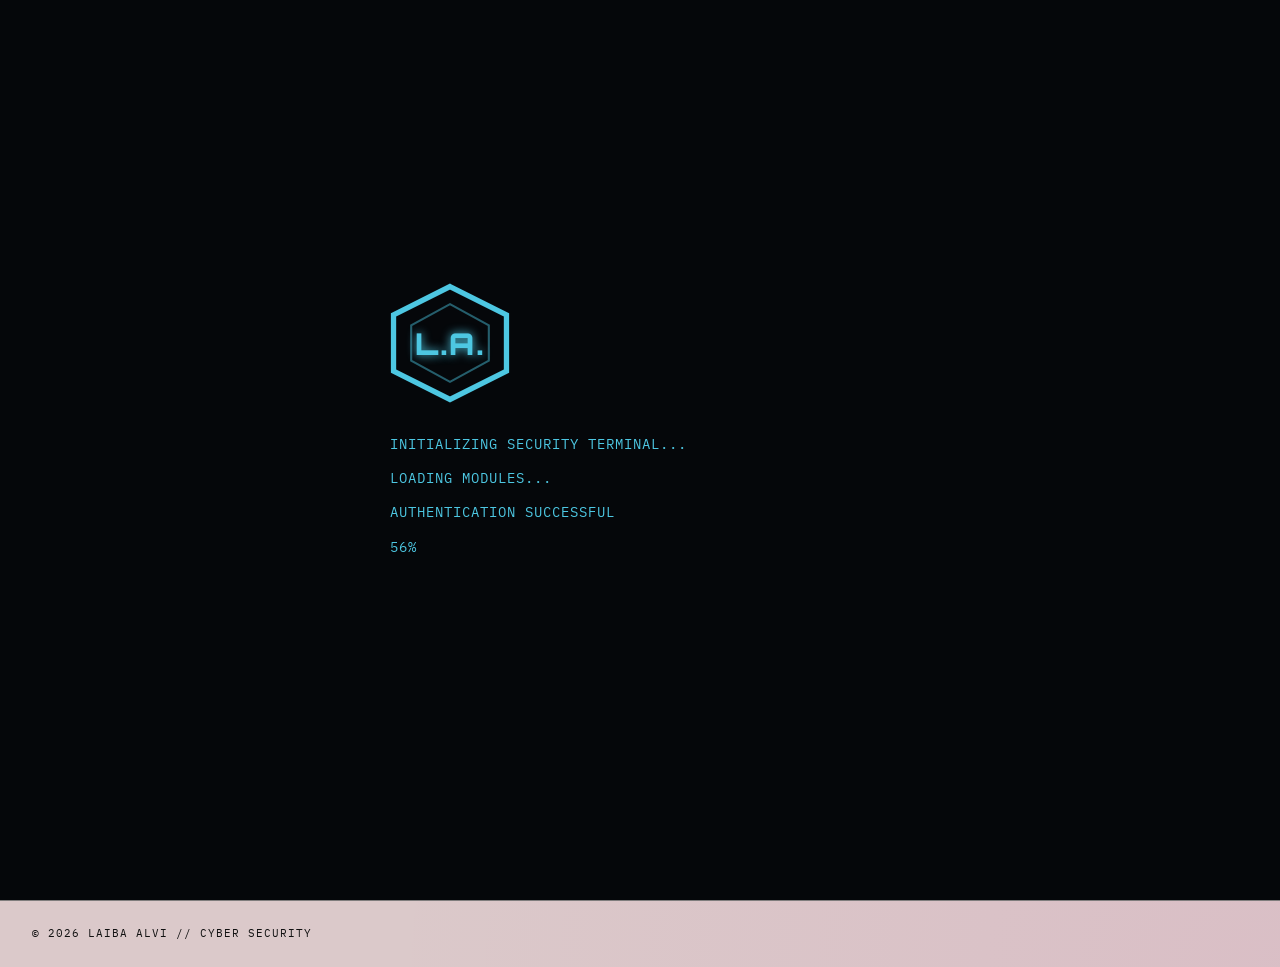
<file: contact.html>
<!DOCTYPE html>
<html lang="en">
<head>
<meta charset="UTF-8" />
<meta name="viewport" content="width=device-width, initial-scale=1.0" />
<title>Let's Chat — Laiba Alvi</title>
<link rel="preconnect" href="https://fonts.googleapis.com">
<link rel="preconnect" href="https://fonts.gstatic.com" crossorigin>
<link href="https://fonts.googleapis.com/css2?family=Orbitron:wght@400;700;900&family=IBM+Plex+Mono:wght@400;600&family=Share+Tech+Mono&display=swap" rel="stylesheet">
<link rel="stylesheet" href="styles.css" />

<style>

/* ── CONTACT FORM ── */

.contact-form-wrapper {
  margin-top: 2.5rem;
  max-width: 600px;
  width: 100%;
}

.contact-form-title {
  font-family: 'Share Tech Mono', monospace;
  color: #21203F;
  font-size: 14px;
  margin-bottom: 1.5rem;
}

.contact-form {
  display: flex;
  flex-direction: column;
  gap: 1.5rem;
}

.form-group {
  display: flex;
  flex-direction: column;
  gap: 0.6rem;
}

.form-group label {
  font-family: 'Share Tech Mono', monospace;
  color: #21203F;
  font-size: 13px;
  font-weight: 600;
}

/* WHITE INPUT BOXES */

.form-group input,
.form-group textarea {
  width: 100%;
  box-sizing: border-box;

  background: #ffffff;
  border: 1px solid #21203F;

  color: #000000;

  padding: 16px;

  font-family: 'IBM Plex Mono', monospace;
  font-size: 14px;

  outline: none;

  transition:
    border-color 0.2s ease,
    box-shadow 0.2s ease;
}

/* TEXT INSIDE THE BOXES */

.form-group input::placeholder,
.form-group textarea::placeholder {
  color: #000000;
  opacity: 1;
}

/* WHEN YOU CLICK INSIDE A BOX */

.form-group input:focus,
.form-group textarea:focus {
  border-color: #21203F;

  box-shadow:
    0 0 0 2px rgba(33, 32, 63, 0.12);
}

/* MESSAGE BOX */

.form-group textarea {
  min-height: 140px;
  resize: vertical;
}

/* SEND BUTTON */

.contact-submit {
  align-self: flex-start;

  padding: 13px 26px;

  border: 1px solid #21203F;
  background: #21203F;

  color: #ffffff;

  font-family: 'Orbitron', sans-serif;
  font-size: 11px;
  letter-spacing: 0.5px;

  cursor: pointer;

  transition:
    background 0.2s ease,
    color 0.2s ease,
    box-shadow 0.2s ease;
}

.contact-submit:hover {
  background: #ffffff;
  color: #21203F;

  box-shadow:
    0 0 15px rgba(33, 32, 63, 0.15);
}

/* MOBILE */

@media (max-width: 600px) {

  .contact-submit {
    width: 100%;
  }

  .form-group input,
  .form-group textarea {
    font-size: 13px;
  }

}

</style>
</head>
<body>
<div id="preloader">
  <div class="terminal-loader">
    <div class="terminal-logo">
      <svg width="120" height="120" viewBox="0 0 34 34" fill="none" xmlns="http://www.w3.org/2000/svg">
        <polygon points="17,1 33,9 33,25 17,33 1,25 1,9" fill="none" stroke="#4dc7e2" stroke-width="1.5"/>
        <polygon points="17,6 28,12 28,22 17,28 6,22 6,12" fill="none" stroke="#4dc7e2" stroke-width="0.6" opacity="0.45"/>
        <text x="17" y="20.5" text-anchor="middle" font-family="Orbitron,sans-serif" font-weight="900" font-size="8.5" fill="#4dc7e2" letter-spacing="0.5">L.A.</text>
      </svg>
    </div>
    <div class="terminal-line line1">INITIALIZING SECURITY TERMINAL...</div>
    <div class="terminal-line line2">LOADING MODULES...</div>
    <div class="terminal-line line3">AUTHENTICATION SUCCESSFUL</div>
    <div class="terminal-line line4"><span id="loadingPercent">0%</span></div>
    <div class="terminal-line access" id="accessGranted">ACCESS GRANTED</div>
  </div>
</div>
<nav class="nav">
  <a href="index.html" class="nav-logo">
    <svg width="34" height="34" viewBox="0 0 34 34" fill="none" xmlns="http://www.w3.org/2000/svg">
      <polygon points="17,1 33,9 33,25 17,33 1,25 1,9" fill="none" stroke="#4dc7e2" stroke-width="1.5"/>
      <polygon points="17,6 28,12 28,22 17,28 6,22 6,12" fill="none" stroke="#4dc7e2" stroke-width="0.6" opacity="0.45"/>
      <text x="17" y="20.5" text-anchor="middle" font-family="Orbitron,sans-serif" font-weight="900" font-size="8.5" fill="#4dc7e2" letter-spacing="0.5">L.A.</text>
    </svg>
    [ <span>L.A.</span> PORTFOLIO ]
  </a>
  <ul class="nav-links" id="navLinks">
    <li><a href="index.html">About</a></li>
    <li><a href="skills.html">Skills Gained</a></li>
    <li><a href="academic.html">Academic Journey</a></li>
    <li><a href="projects.html">Projects &amp; Achievements</a></li>
    <li><a href="certificates.html">Certificates</a></li>
    <li><a href="contact.html" class="active">Let's Chat</a></li>
  </ul>
  <button class="nav-burger" aria-label="Toggle menu" onclick="document.getElementById('navLinks').classList.toggle('open')">&#9776;</button>
</nav>

<main>
  <div class="page">

    <div class="section-header">
      <span class="section-num">// 06</span>
      <h1 class="section-title">LET'S CHAT</h1>
      <div class="section-line"></div>
    </div>

    <div class="fade-in">

      <p style="color:var(--muted);font-size:14px;line-height:1.9;margin-bottom:2rem">
        Available and seeking valuable experience in cyber security.
        Feel free to get in touch — I will respond promptly.
      </p>

      <!-- FORMSPREE CONTACT FORM -->

      <div class="contact-form-wrapper">

        <div class="contact-form-title">
          // SEND A MESSAGE
        </div>

        <form
          action="https://formspree.io/f/mjyvnedq"
          method="POST"
          class="contact-form">

          <div class="form-group">
            <label for="name">NAME</label>

            <input
              type="text"
              id="name"
              name="name"
              placeholder="Enter your name"
              required>
          </div>


          <div class="form-group">
            <label for="email">EMAIL</label>

            <input
              type="email"
              id="email"
              name="email"
              placeholder="Enter your email"
              required>
          </div>


          <div class="form-group">
            <label for="message">MESSAGE</label>

            <textarea
              id="message"
              name="message"
              placeholder="Enter your message..."
              required></textarea>
          </div>


          <button
            type="submit"
            class="contact-submit">

            SEND MESSAGE →

          </button>

        </form>

      </div>

    </div>

  </div>
</main>



<footer class="footer">
  <span>&copy; 2026 LAIBA ALVI // CYBER SECURITY</span>
</footer>
<script>
(function () {
  const preloader = document.getElementById("preloader");
  if (!preloader) return;

  // Only the first page opened in this browser tab gets the full preloader.
  if (sessionStorage.getItem("portfolioPreloaderShown") === "true") {
    preloader.remove();
    return;
  }

  sessionStorage.setItem("portfolioPreloaderShown", "true");

  const counter = document.getElementById("loadingPercent");
  const access = document.getElementById("accessGranted");
  const lines = preloader.querySelectorAll(".terminal-line");

  // Show the terminal messages immediately and keep the percentage visible.
  lines.forEach((line, index) => {
    if (line !== access) {
      setTimeout(() => line.classList.add("preloader-show"), 100 + index * 180);
    }
  });

  let percent = 0;

  // 0 -> 100 takes about 2 seconds.
  const timer = setInterval(() => {
    percent += 2;
    if (counter) counter.textContent = percent + "%";

    if (percent >= 100) {
      clearInterval(timer);
      if (counter) counter.textContent = "100%";

      // ACCESS GRANTED appears only after 100%.
      setTimeout(() => {
        if (access) access.classList.add("preloader-show");
      }, 150);

      // Give the user a moment to see ACCESS GRANTED, then fade out.
      setTimeout(() => {
        preloader.classList.add("hidden");
        setTimeout(() => preloader.remove(), 400);
      }, 800);
    }
  }, 40);
})();
</script>
</body>
</html>
</file>
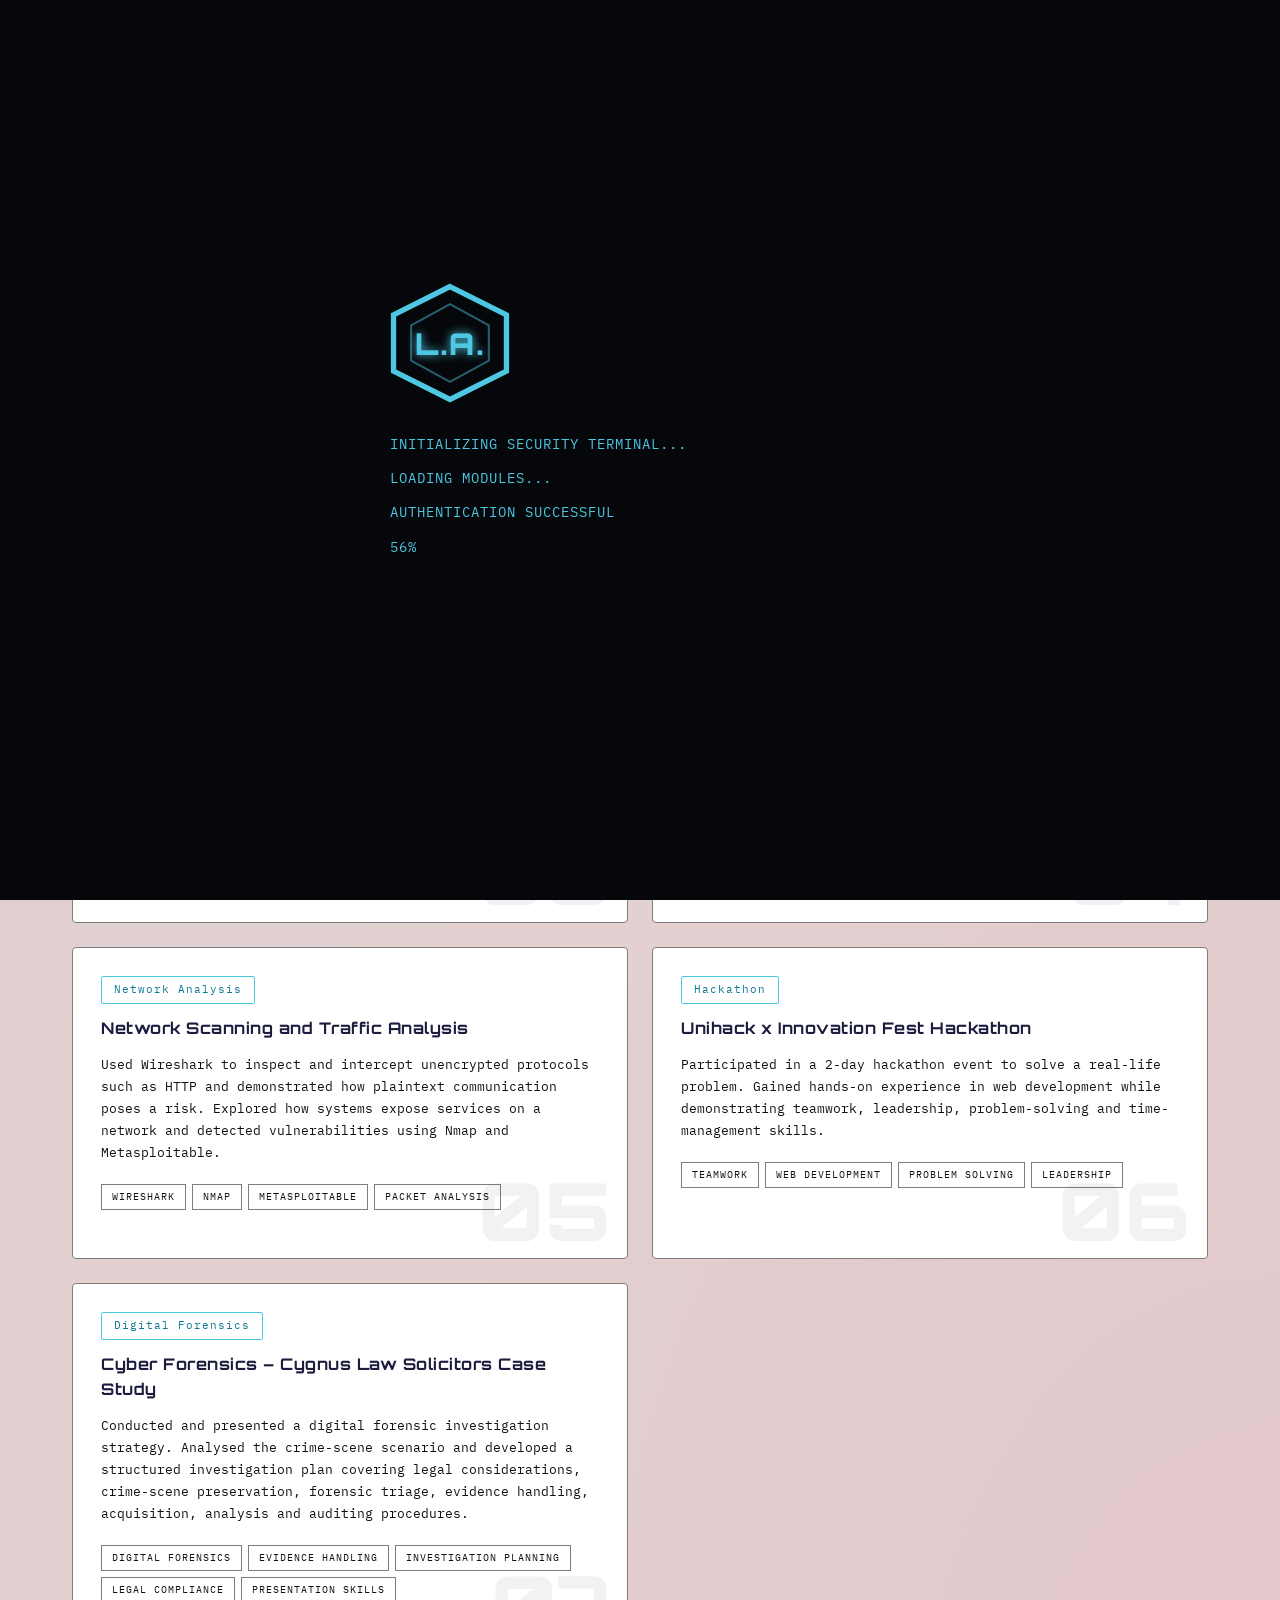
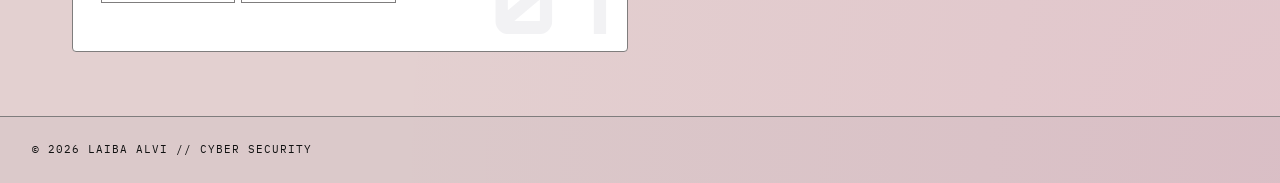
<file: projects.html>
<!DOCTYPE html>
<html lang="en">
<head>
<meta charset="UTF-8" />
<meta name="viewport" content="width=device-width, initial-scale=1.0" />
<title>Projects &amp; Achievements — Laiba Alvi</title>
<link rel="preconnect" href="https://fonts.googleapis.com">
<link rel="preconnect" href="https://fonts.gstatic.com" crossorigin>
<link href="https://fonts.googleapis.com/css2?family=Orbitron:wght@400;700;900&family=IBM+Plex+Mono:wght@400;600&family=Share+Tech+Mono&display=swap" rel="stylesheet">
<link rel="stylesheet" href="styles.css" />
</head>
<body>
<div id="preloader">
  <div class="terminal-loader">
    <div class="terminal-logo">
      <svg width="120" height="120" viewBox="0 0 34 34" fill="none" xmlns="http://www.w3.org/2000/svg">
        <polygon points="17,1 33,9 33,25 17,33 1,25 1,9" fill="none" stroke="#4dc7e2" stroke-width="1.5"/>
        <polygon points="17,6 28,12 28,22 17,28 6,22 6,12" fill="none" stroke="#4dc7e2" stroke-width="0.6" opacity="0.45"/>
        <text x="17" y="20.5" text-anchor="middle" font-family="Orbitron,sans-serif" font-weight="900" font-size="8.5" fill="#4dc7e2" letter-spacing="0.5">L.A.</text>
      </svg>
    </div>
    <div class="terminal-line line1">INITIALIZING SECURITY TERMINAL...</div>
    <div class="terminal-line line2">LOADING MODULES...</div>
    <div class="terminal-line line3">AUTHENTICATION SUCCESSFUL</div>
    <div class="terminal-line line4"><span id="loadingPercent">0%</span></div>
    <div class="terminal-line access" id="accessGranted">ACCESS GRANTED</div>
  </div>
</div>
<nav class="nav">
  <a href="index.html" class="nav-logo">
    <svg width="34" height="34" viewBox="0 0 34 34" fill="none" xmlns="http://www.w3.org/2000/svg">
      <polygon points="17,1 33,9 33,25 17,33 1,25 1,9" fill="none" stroke="#4dc7e2" stroke-width="1.5"/>
      <polygon points="17,6 28,12 28,22 17,28 6,22 6,12" fill="none" stroke="#4dc7e2" stroke-width="0.6" opacity="0.45"/>
      <text x="17" y="20.5" text-anchor="middle" font-family="Orbitron,sans-serif" font-weight="900" font-size="8.5" fill="#4dc7e2" letter-spacing="0.5">L.A.</text>
    </svg>
    [ <span>L.A.</span> PORTFOLIO ]
  </a>
  <ul class="nav-links" id="navLinks">
    <li><a href="index.html">About</a></li>
    <li><a href="skills.html">Skills Gained</a></li>
    <li><a href="academic.html">Academic Journey</a></li>
    <li><a href="projects.html" class="active">Projects &amp; Achievements</a></li>
    <li><a href="certificates.html">Certificates</a></li>
    <li><a href="contact.html">Let's Chat</a></li>
  </ul>
  <button class="nav-burger" aria-label="Toggle menu" onclick="document.getElementById('navLinks').classList.toggle('open')">&#9776;</button>
</nav>

<main>
  <div class="page">
    <div class="section-header">
      <span class="section-num">// 04</span>
      <h1 class="section-title">PROJECTS &amp; ACHIEVEMENTS</h1>
      <div class="section-line"></div>
    </div>

<div class="grid-2">

  <!-- PROJECT 01 — LATEST -->
  <article class="card project-card fade-in">
    <span class="proj-num">01</span>
    <div class="proj-cat"><span class="pill">Home Cybersecurity Project</span></div>

    <h2 class="proj-title">Network Security Monitoring Dashboard</h2>

    <p class="proj-desc">
      <p class="proj-desc">
        Developed a Flask-based network security monitoring dashboard as an independent
        home project to discover devices connected to a local network and assess
        potential vulnerabilities. Used Metasploitable 2 as a controlled vulnerable
        target and integrated vulnerability findings with the NIST National
        Vulnerability Database (NVD), including CVE identifiers and CVSS severity
        information.
      </p>
    </p>

    <div class="proj-tags">
      <span class="tag">Python</span>
      <span class="tag">Flask</span>
      <span class="tag">Network Monitoring</span>
      <span class="tag">Network Discovery</span>
      <span class="tag">Metasploitable 2</span>
      <span class="tag">CVE</span>
      <span class="tag">CVSS</span>
      <span class="tag">NIST NVD</span>
      <span class="tag">Vulnerability Assessment</span>
      
    </div>
  </article>


  <!-- PROJECT 02 -->
  <article class="card project-card fade-in">
    <span class="proj-num">02</span>
    <div class="proj-cat"><span class="pill">Full-Stack Application</span></div>

    <h2 class="proj-title">Hospital Management System</h2>

    <p class="proj-desc">
      Created a fully functional healthcare system platform for administrators,
      doctors and patients based on their role using Python language.
    </p>

    <div class="proj-tags">
      <span class="tag">Python</span>
      <span class="tag">Role-Based Access</span>
      <span class="tag">Database Design</span>
    </div>
  </article>


  <!-- PROJECT 03 -->
  <article class="card project-card fade-in">
    <span class="proj-num">03</span>
    <div class="proj-cat"><span class="pill">Network Engineering</span></div>

    <h2 class="proj-title">Small LAN Configuration</h2>

    <p class="proj-desc">
      Implemented a practical small enterprise LAN network and configured
      full addressing, routing and LAN security using Cisco Packet Tracer.
    </p>

    <div class="proj-tags">
      <span class="tag">Cisco Packet Tracer</span>
      <span class="tag">IPv4/IPv6</span>
      <span class="tag">Routing</span>
      <span class="tag">LAN Security</span>
    </div>
  </article>


  <!-- PROJECT 04 -->
  <article class="card project-card fade-in">
    <span class="proj-num">04</span>
    <div class="proj-cat"><span class="pill">Security Labs</span></div>

    <h2 class="proj-title">Cyber Security Labs</h2>

    <p class="proj-desc">
      Gained hands-on experience using virtual machines involving Kali Linux
      and OWASP. Used vulnerability scanning and exploitation tools such as
      Nmap, OpenVAS and Metasploit.
    </p>

    <div class="proj-tags">
      <span class="tag">Kali Linux</span>
      <span class="tag">OWASP</span>
      <span class="tag">Nmap</span>
      <span class="tag">OpenVAS</span>
      <span class="tag">Metasploit</span>
    </div>
  </article>


  <!-- PROJECT 05 -->
  <article class="card project-card fade-in">
    <span class="proj-num">05</span>
    <div class="proj-cat"><span class="pill">Network Analysis</span></div>

    <h2 class="proj-title">Network Scanning and Traffic Analysis</h2>

    <p class="proj-desc">
      Used Wireshark to inspect and intercept unencrypted protocols such as
      HTTP and demonstrated how plaintext communication poses a risk. Explored
      how systems expose services on a network and detected vulnerabilities
      using Nmap and Metasploitable.
    </p>

    <div class="proj-tags">
      <span class="tag">Wireshark</span>
      <span class="tag">Nmap</span>
      <span class="tag">Metasploitable</span>
      <span class="tag">Packet Analysis</span>
    </div>
  </article>


  <!-- PROJECT 06 -->
  <article class="card project-card fade-in">
    <span class="proj-num">06</span>
    <div class="proj-cat"><span class="pill">Hackathon</span></div>

    <h2 class="proj-title">Unihack x Innovation Fest Hackathon</h2>

    <p class="proj-desc">
      Participated in a 2-day hackathon event to solve a real-life problem.
      Gained hands-on experience in web development while demonstrating
      teamwork, leadership, problem-solving and time-management skills.
    </p>

    <div class="proj-tags">
      <span class="tag">Teamwork</span>
      <span class="tag">Web Development</span>
      <span class="tag">Problem Solving</span>
      <span class="tag">Leadership</span>
    </div>
  </article>


  <!-- PROJECT 07 -->
  <article class="card project-card fade-in">
    <span class="proj-num">07</span>
    <div class="proj-cat"><span class="pill">Digital Forensics</span></div>

    <h2 class="proj-title">
      Cyber Forensics – Cygnus Law Solicitors Case Study
    </h2>

    <p class="proj-desc">
      Conducted and presented a digital forensic investigation strategy.
      Analysed the crime-scene scenario and developed a structured
      investigation plan covering legal considerations, crime-scene
      preservation, forensic triage, evidence handling, acquisition, analysis
      and auditing procedures.
    </p>

    <div class="proj-tags">
      <span class="tag">Digital Forensics</span>
      <span class="tag">Evidence Handling</span>
      <span class="tag">Investigation Planning</span>
      <span class="tag">Legal Compliance</span>
      <span class="tag">Presentation Skills</span>
    </div>
  </article>

</div>
</main>

<footer class="footer">
  <span>&copy; 2026 LAIBA ALVI // CYBER SECURITY</span>
</footer>

<script>
(function () {
  const preloader = document.getElementById("preloader");
  if (!preloader) return;

  // Only the first page opened in this browser tab gets the full preloader.
  if (sessionStorage.getItem("portfolioPreloaderShown") === "true") {
    preloader.remove();
    return;
  }

  sessionStorage.setItem("portfolioPreloaderShown", "true");

  const counter = document.getElementById("loadingPercent");
  const access = document.getElementById("accessGranted");
  const lines = preloader.querySelectorAll(".terminal-line");

  // Show the terminal messages immediately and keep the percentage visible.
  lines.forEach((line, index) => {
    if (line !== access) {
      setTimeout(() => line.classList.add("preloader-show"), 100 + index * 180);
    }
  });

  let percent = 0;

  // 0 -> 100 takes about 2 seconds.
  const timer = setInterval(() => {
    percent += 2;
    if (counter) counter.textContent = percent + "%";

    if (percent >= 100) {
      clearInterval(timer);
      if (counter) counter.textContent = "100%";

      // ACCESS GRANTED appears only after 100%.
      setTimeout(() => {
        if (access) access.classList.add("preloader-show");
      }, 150);

      // Give the user a moment to see ACCESS GRANTED, then fade out.
      setTimeout(() => {
        preloader.classList.add("hidden");
        setTimeout(() => preloader.remove(), 400);
      }, 800);
    }
  }, 40);
})();
</script>
</body>
</html>
</file>
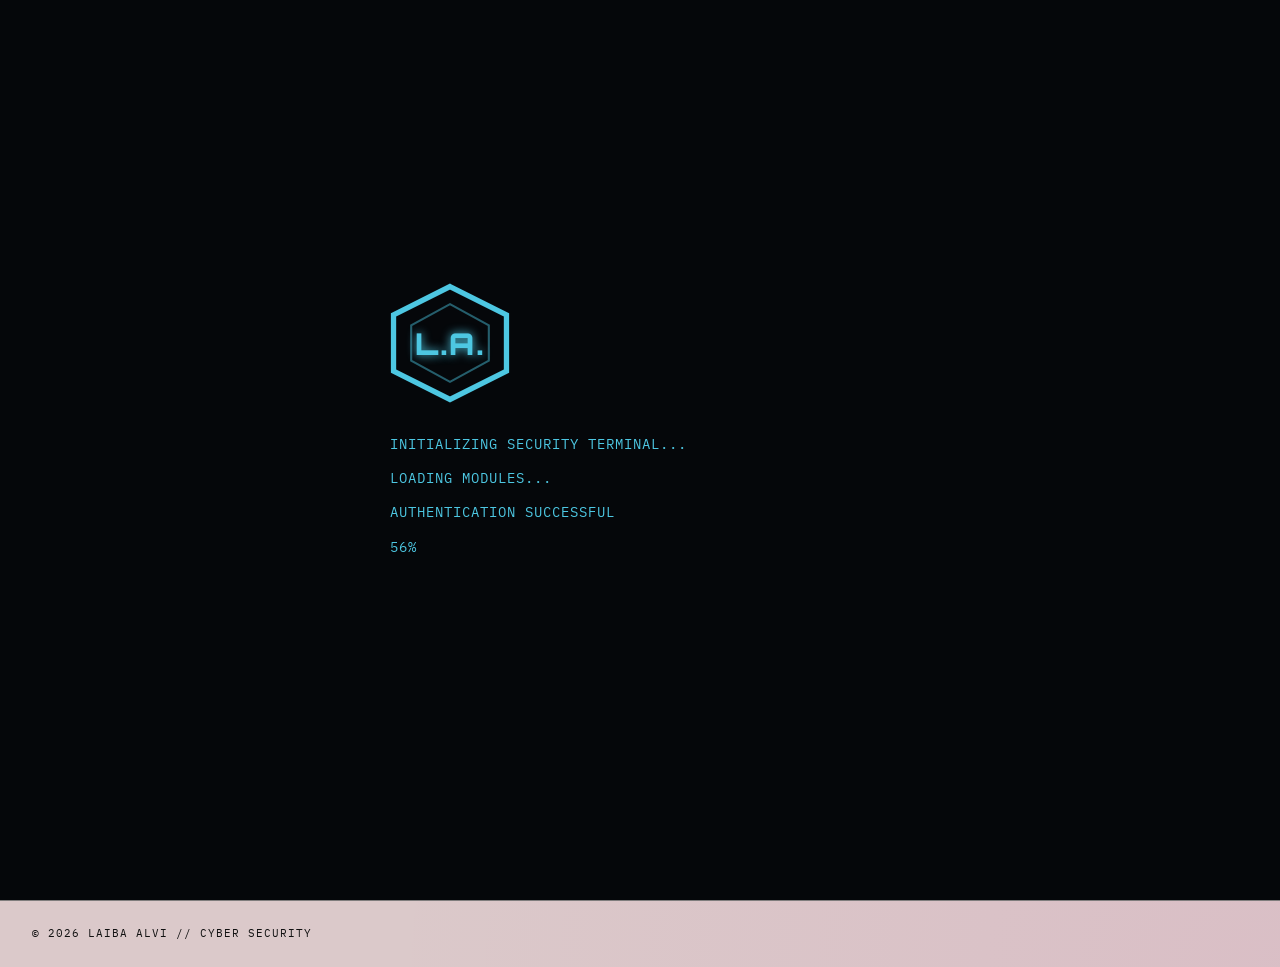
<file: skills.html>
<!DOCTYPE html>
<html lang="en">
<head>
<meta charset="UTF-8" />
<meta name="viewport" content="width=device-width, initial-scale=1.0" />
<title>Skills Gained — Laiba Alvi</title>
<link rel="preconnect" href="https://fonts.googleapis.com">
<link rel="preconnect" href="https://fonts.gstatic.com" crossorigin>
<link href="https://fonts.googleapis.com/css2?family=Orbitron:wght@400;700;900&family=IBM+Plex+Mono:wght@400;600&family=Share+Tech+Mono&display=swap" rel="stylesheet">
<link rel="stylesheet" href="styles.css" />
</head>
<body>
<div id="preloader">
  <div class="terminal-loader">
    <div class="terminal-logo">
      <svg width="120" height="120" viewBox="0 0 34 34" fill="none" xmlns="http://www.w3.org/2000/svg">
        <polygon points="17,1 33,9 33,25 17,33 1,25 1,9" fill="none" stroke="#4dc7e2" stroke-width="1.5"/>
        <polygon points="17,6 28,12 28,22 17,28 6,22 6,12" fill="none" stroke="#4dc7e2" stroke-width="0.6" opacity="0.45"/>
        <text x="17" y="20.5" text-anchor="middle" font-family="Orbitron,sans-serif" font-weight="900" font-size="8.5" fill="#4dc7e2" letter-spacing="0.5">L.A.</text>
      </svg>
    </div>
    <div class="terminal-line line1">INITIALIZING SECURITY TERMINAL...</div>
    <div class="terminal-line line2">LOADING MODULES...</div>
    <div class="terminal-line line3">AUTHENTICATION SUCCESSFUL</div>
    <div class="terminal-line line4"><span id="loadingPercent">0%</span></div>
    <div class="terminal-line access" id="accessGranted">ACCESS GRANTED</div>
  </div>
</div>
<nav class="nav">
  <a href="index.html" class="nav-logo">
    <svg width="34" height="34" viewBox="0 0 34 34" fill="none" xmlns="http://www.w3.org/2000/svg">
      <polygon points="17,1 33,9 33,25 17,33 1,25 1,9" fill="none" stroke="#4dc7e2" stroke-width="1.5"/>
      <polygon points="17,6 28,12 28,22 17,28 6,22 6,12" fill="none" stroke="#4dc7e2" stroke-width="0.6" opacity="0.45"/>
      <text x="17" y="20.5" text-anchor="middle" font-family="Orbitron,sans-serif" font-weight="900" font-size="8.5" fill="#4dc7e2" letter-spacing="0.5">L.A.</text>
    </svg>
    [ <span>L.A.</span> PORTFOLIO ]
  </a>
  <ul class="nav-links" id="navLinks">
    <li><a href="index.html">About</a></li>
    <li><a href="skills.html" class="active">Skills Gained</a></li>
    <li><a href="academic.html">Academic Journey</a></li>
    <li><a href="projects.html">Projects &amp; Achievements</a></li>
    <li><a href="certificates.html">Certificates</a></li>
    <li><a href="contact.html">Let's Chat</a></li>
  </ul>
  <button class="nav-burger" aria-label="Toggle menu" onclick="document.getElementById('navLinks').classList.toggle('open')">&#9776;</button>
</nav>

<main>
  <div class="page">
    <div class="section-header">
      <span class="section-num">// 02</span>
      <h1 class="section-title">SKILLS GAINED</h1>
      <div class="section-line"></div>
    </div>
    <div class="grid-2">
      <div class="card skill-card fade-in">
        <div class="skill-icon">SYS-SEC</div>
        <div class="skill-name">SYSTEM SECURITY</div>
        <div class="skill-tags">
          <span class="tag">Vulnerability Scanning</span>
          <span class="tag">Penetration Testing</span>
          <span class="tag">Cryptographic Techniques</span>
          <span class="tag">Mitigation Techniques</span>
          <span class="tag">Digital Forensics</span>
        </div>
      </div>
      <div class="card skill-card fade-in">
        <div class="skill-icon">NETWORK</div>
        <div class="skill-name">NETWORKING</div>
        <div class="skill-tags">
          <span class="tag">Cisco Packet Tracer &amp; Real-Kit Labs</span>
          <span class="tag">EtherChannel Configuration</span>
          <span class="tag">DHCPv4 Configuration</span>
          <span class="tag">Security Configuration</span>
          <span class="tag">LAN/WAN Configuration</span>
          <span class="tag">Switching and Routing</span>
          <span class="tag">IPv4 and IPv6 Addressing</span>
        </div>
      </div>
      <div class="card skill-card fade-in">
        <div class="skill-icon">FORENSIC</div>
        <div class="skill-name">CYBER FORENSICS</div>
        <div class="skill-tags">
          <span class="tag">Digital Forensic Imaging</span>
          <span class="tag">Registry Analysis</span>
          <span class="tag">Windows Artefact Analysis using Autopsy</span>
          <span class="tag">Incident Response</span>
          <span class="tag">Chain-of-Custody Documentation</span>
        </div>
      </div>
      <div class="card skill-card fade-in">
        <div class="skill-icon">DEV</div>
        <div class="skill-name">COMPUTER PROGRAMMING</div>
        <div class="skill-tags">
          <span class="tag">Python</span>
          <span class="tag">HTML5</span>
        </div>
      </div>
    </div>
  </div>
</main>

<footer class="footer">
  <span>&copy; 2026 LAIBA ALVI // CYBER SECURITY</span>
</footer>

<script>
(function () {
  const preloader = document.getElementById("preloader");
  if (!preloader) return;

  // Only the first page opened in this browser tab gets the full preloader.
  if (sessionStorage.getItem("portfolioPreloaderShown") === "true") {
    preloader.remove();
    return;
  }

  sessionStorage.setItem("portfolioPreloaderShown", "true");

  const counter = document.getElementById("loadingPercent");
  const access = document.getElementById("accessGranted");
  const lines = preloader.querySelectorAll(".terminal-line");

  // Show the terminal messages immediately and keep the percentage visible.
  lines.forEach((line, index) => {
    if (line !== access) {
      setTimeout(() => line.classList.add("preloader-show"), 100 + index * 180);
    }
  });

  let percent = 0;

  // 0 -> 100 takes about 2 seconds.
  const timer = setInterval(() => {
    percent += 2;
    if (counter) counter.textContent = percent + "%";

    if (percent >= 100) {
      clearInterval(timer);
      if (counter) counter.textContent = "100%";

      // ACCESS GRANTED appears only after 100%.
      setTimeout(() => {
        if (access) access.classList.add("preloader-show");
      }, 150);

      // Give the user a moment to see ACCESS GRANTED, then fade out.
      setTimeout(() => {
        preloader.classList.add("hidden");
        setTimeout(() => preloader.remove(), 400);
      }, 800);
    }
  }, 40);
})();
</script>
</body>
</html>
</file>
<file: styles.css>
:root {
  --background: #e3d0d0;
  --foreground: #1c1c3e;
  --panel: #ffffff;
  --panel-2: #f5eded;
  --border: #7f7d7d;
  --muted: #111111;
  --primary: #c91f85;
  --accent: #4dc7e2;
  --accent-dark: #0f7991;
  --green: #0d9f6e;
  --dim: #d2b6d5;
}

* { box-sizing: border-box; margin: 0; padding: 0; }
html { scroll-behavior: smooth; }

body {
  background: var(--background);
  color: var(--foreground);
  font-family: 'IBM Plex Mono', monospace;
  font-size: 14px;
  line-height: 1.6;
  overflow-x: hidden;
  min-height: 100vh;
  background-image:
    radial-gradient(ellipse at top left, rgba(77,199,226,0.08), transparent 50%),
    radial-gradient(ellipse at bottom right, rgba(201,31,133,0.06), transparent 50%);
}

/* Scanlines */
body::before {
  content: '';
  position: fixed; inset: 0;
  background: repeating-linear-gradient(
    0deg,
    transparent, transparent 2px,
    rgba(0,0,0,0.06) 2px, rgba(0,0,0,0.06) 4px
  );
  pointer-events: none;
  z-index: 9999;
}

/* Lightweight texture */
body::after {
  content:'';
  position:fixed; inset:0;
  background-image:radial-gradient(rgba(0,0,0,0.045) 1px,transparent 1px);
  background-size:4px 4px;
  pointer-events:none; z-index:9998; opacity:0.25;
}

/* ── NAV ── */
.nav {
  position: fixed; top: 0; left: 0; right: 0;
  z-index: 100;
  background: rgba(28,28,62,0.96);
  border-bottom: 1px solid rgba(77,199,226,0.25);
  display: flex;
  justify-content: space-between;
  align-items: center;
  padding: 0 2rem;
  height: 64px;
}

.nav-logo {
  font-family: 'Orbitron', sans-serif;
  font-weight: 900;
  font-size: 1rem;
  color: var(--accent);
  letter-spacing: 3px;
  text-decoration: none;
  display: flex;
  align-items: center;
  gap: 10px;
}
.nav-logo span { color: var(--primary); }

.nav-links { display: flex; gap: 1.75rem; list-style: none; }
.nav-links a {
  color: rgba(255,255,255,0.55);
  text-decoration: none;
  font-size: 11px;
  letter-spacing: 2px;
  text-transform: uppercase;
  transition: color 0.2s;
  padding: 4px 0;
  position: relative;
}
.nav-links a:hover { color: var(--accent); }
.nav-links a.active { color: var(--accent); }
.nav-links a.active::after {
  content: '';
  position: absolute; left: 0; right: 0; bottom: -2px;
  height: 1px;
  background: var(--accent);
  box-shadow: 0 0 8px var(--accent);
}

.nav-burger {
  display: none;
  background: none;
  border: 1px solid rgba(77,199,226,0.4);
  color: var(--accent);
  padding: 6px 10px;
  cursor: pointer;
  font-size: 1.1rem;
}

@media(max-width: 820px) {
  .nav-links { display: none; }
  .nav-links.open {
    display: flex;
    position: absolute;
    top: 64px; left: 0; right: 0;
    flex-direction: column;
    background: rgba(28,28,62,0.98);
    padding: 1.5rem 2rem;
    gap: 1rem;
    border-bottom: 1px solid rgba(77,199,226,0.2);
  }
  .nav-burger { display: block; }
}

/* ── HERO ── */
.hero {
  min-height: 100vh;
  display: flex; align-items: center;
  position: relative;
  padding: 80px 4rem 4rem;
  overflow: hidden;
  perspective: 1200px;
}

.hero-grid {
  position: absolute; inset: 0;
  background-image:
    linear-gradient(rgba(77,199,226,0.06) 1px, transparent 1px),
    linear-gradient(90deg, rgba(77,199,226,0.06) 1px, transparent 1px);
  background-size: 60px 60px;
}

.hero-glow {
  position: absolute;
  width: 600px; height: 600px;
  background: radial-gradient(circle, rgba(77,199,226,0.12), transparent 60%);
  opacity:0.9;
  pointer-events: none;
  z-index: 0;
}

.hero-content {
  position: relative; z-index: 2;
  max-width: 800px;
  transform-style: preserve-3d;
}

.hero-eyebrow {
  font-size: 11px; letter-spacing: 4px;
  color: var(--muted); text-transform: uppercase;
  margin-bottom: 1.5rem;
  display: flex; align-items: center; gap: 12px;
}
.hero-eyebrow::before { content: ''; width: 40px; height: 1px; background: var(--accent); }

.hero-name {
  font-family: 'Orbitron', sans-serif;
  font-size: clamp(3rem, 9vw, 7rem);
  font-weight: 900;
  line-height: 0.95;
  margin: 0 0 1rem;
  letter-spacing: -2px;
  transform: translateZ(60px);
}
.hero-name .accent { color: var(--foreground); }
.hero-name .stroke {
  -webkit-text-stroke: 2px var(--accent);
  color: transparent;
  text-shadow: 0 0 30px rgba(77,199,226,0.35);
}

.hero-title {
  font-family: 'Share Tech Mono', monospace;
  font-size: clamp(1rem, 2.5vw, 1.4rem);
  color: var(--accent-dark);
  margin-bottom: 2rem; min-height: 2rem;
  transform: translateZ(30px);
}

.cursor {
  display: inline-block; width: 10px; height: 1.2em;
  background: var(--accent);
  vertical-align: text-bottom;
  animation: blink 1s infinite; margin-left: 2px;
}
@keyframes blink { 0%,100%{opacity:1} 50%{opacity:0.2} }

.hero-bio {
  color: var(--muted); max-width: 520px;
  margin-bottom: 3rem; font-size: 13px; line-height: 1.9;
  border-left: 2px solid var(--accent); padding-left: 1.5rem;
  transform: translateZ(20px);
}
.hero-actions { display: flex; gap: 1rem; flex-wrap: wrap; transform: translateZ(40px); }

/* Terminal panel */
.hero-terminal {
  position: absolute; right: 4rem; top: 50%;
  transform: translateY(-50%);
  width: 380px;
  background: #faf7f7;
  border: 1px solid var(--border);
  font-size: 11px;
  display: none;
  box-shadow: 0 8px 40px rgba(28,28,62,0.15);
}
@media(min-width: 1100px) { .hero-terminal { display: block; } }

.terminal-bar {
  background: #ede8e8; padding: 8px 12px;
  display: flex; align-items: center; gap: 8px;
  border-bottom: 1px solid var(--border);
}
.t-dot { width: 8px; height: 8px; border-radius: 50%; }
.t-dot.r { background: #ff5f57; }
.t-dot.y { background: #febc2e; }
.t-dot.g { background: #28c840; }
.terminal-body { padding: 16px; line-height: 2; font-family: 'Share Tech Mono', monospace; }
.t-prompt { color: var(--accent-dark); }
.t-cmd { color: var(--primary); }
.t-out { color: var(--muted); padding-left: 1rem; }
.t-ok { color: var(--accent-dark); }
.t-warn { color: #d2691e; }

/* ── BUTTONS ── */
.btn {
  font-family: 'IBM Plex Mono', monospace;
  font-size: 12px; letter-spacing: 2px; text-transform: uppercase;
  padding: 13px 28px; cursor: pointer; text-decoration: none;
  transition: all 0.2s; display: inline-flex; align-items: center; gap: 8px;
}
.btn-primary {
  background: var(--foreground); color: var(--background);
  border: 1px solid var(--foreground); font-weight: 600;
}
.btn-primary:hover {
  background: var(--accent); color: var(--foreground);
  box-shadow: 0 0 30px rgba(77,199,226,0.4);
}
.btn-ghost {
  background: transparent; color: var(--foreground);
  border: 1px solid var(--accent);
}
.btn-ghost:hover {
  background: rgba(77,199,226,0.08);
  box-shadow: 0 0 20px rgba(77,199,226,0.15);
}

/* ── PAGE LAYOUT ── */
.page {
  padding: 110px 2rem 4rem;
  max-width: 1200px; margin: 0 auto; min-height: 100vh;
}

.section-header { display: flex; align-items: center; gap: 1rem; margin-bottom: 3rem; }
.section-num { font-family: 'Orbitron', sans-serif; font-size: 11px; color: var(--muted); letter-spacing: 3px; }
.section-title { font-family: 'Orbitron', sans-serif; font-size: 1.8rem; font-weight: 700; color: var(--primary); letter-spacing: 2px; margin: 0; }
.section-line { flex: 1; height: 1px; background: linear-gradient(to right, var(--border), transparent); max-width: 240px; }

/* ── CARDS ── */
.card {
  background: var(--panel);
  border: 1px solid var(--border);
  border-radius: 4px;
  padding: 1.75rem;
  position: relative; overflow: hidden;
  transition: all 0.3s;
}
.card:hover {
  border-color: var(--accent);
  box-shadow: 0 8px 32px -8px rgba(77,199,226,0.2);
  transform: translateY(-2px);
}

.pill {
  display: inline-block;
  border: 1px solid var(--accent); color: var(--accent-dark);
  font-size: 11px; padding: 4px 12px; border-radius: 2px; letter-spacing: 1px;
}
.pill-muted { border: 1px solid var(--border); color: var(--muted); }

.grid-2 { display: grid; grid-template-columns: 1fr 1fr; gap: 1.5rem; }
.grid-3 { display: grid; grid-template-columns: repeat(3,1fr); gap: 1.5rem; }
@media(max-width: 820px) { .grid-2, .grid-3 { grid-template-columns: 1fr; } }
.stack { display: flex; flex-direction: column; gap: 1rem; }

/* ── SKILLS ── */
.skill-card .skill-icon {
  font-family: 'Orbitron', sans-serif;
  font-size: 10px; letter-spacing: 3px;
  color: var(--accent); margin-bottom: 0.75rem;
  border: 1px solid rgba(77,199,226,0.3);
  display: inline-block; padding: 3px 8px;
}
.skill-card .skill-name { font-family: 'Orbitron', sans-serif; font-size: 12px; letter-spacing: 2px; color: var(--foreground); margin-bottom: 0.75rem; }
.skill-card .skill-desc { font-size: 13px; color: var(--muted); line-height: 1.7; margin-bottom: 1rem; }
.skill-tags { display: flex; flex-wrap: wrap; gap: 6px; margin-top: 0.75rem; }
.tag { font-size: 10px; letter-spacing: 1px; padding: 4px 10px; border: 1px solid var(--border); color: var(--muted); text-transform: uppercase; }

/* ── PROJECTS ── */
.project-card .proj-num {
  position: absolute; right: 1rem; bottom: 0.5rem;
  font-family: 'Orbitron', sans-serif; font-size: 5rem; font-weight: 900;
  color: rgba(28,28,62,0.06); line-height: 1; pointer-events: none;
}
.project-card .proj-cat { margin-bottom: 0.75rem; }
.project-card .proj-title { font-family: 'Orbitron', sans-serif; font-size: 1rem; color: var(--foreground); margin: 0 0 0.75rem; letter-spacing: 0.5px; }
.project-card .proj-desc { color: var(--muted); font-size: 13px; line-height: 1.7; margin-bottom: 1.25rem; }
.proj-tags { display: flex; flex-wrap: wrap; gap: 6px; margin-bottom: 1.25rem; }
.proj-link { font-size: 12px; color: var(--accent-dark); text-decoration: none; letter-spacing: 1px; font-family: 'Share Tech Mono', monospace; }
.proj-link:hover { color: var(--primary); text-decoration: underline; }

/* ── EDUCATION ── */
.edu-item {
  background: var(--panel); border: 1px solid var(--border);
  border-radius: 4px; padding: 1.75rem;
  width: 100%; max-width: 640px;
}
.edu-item.current { border-color: var(--accent); box-shadow: 0 0 30px -10px rgba(77,199,226,0.25); }
.edu-arrow { display: flex; flex-direction: column; align-items: center; }
.edu-arrow .line { width: 1px; height: 30px; background: var(--border); }
.edu-arrow .arr { color: var(--accent); font-size: 1.2rem; }

/* ── CONTACT FORM ── */
.form-group { display: flex; flex-direction: column; gap: 6px; margin-bottom: 1rem; }
.form-label { font-size: 10px; letter-spacing: 2px; text-transform: uppercase; color: var(--muted); }
.form-input {
  background: var(--panel); border: 1px solid var(--border);
  color: var(--foreground); font-family: 'IBM Plex Mono', monospace;
  font-size: 13px; padding: 11px 14px; outline: none;
  transition: border-color 0.2s; width: 100%;
}
.form-input:focus { border-color: var(--accent); box-shadow: 0 0 0 2px rgba(77,199,226,0.12); }
textarea.form-input { resize: vertical; min-height: 140px; }

.contact-link {
  display: flex; align-items: center; gap: 1rem;
  padding: 1rem 1.25rem; border: 1px solid var(--border);
  text-decoration: none; transition: all 0.2s;
  color: var(--foreground); font-size: 13px;
  background: var(--panel);
}
.contact-link:hover { border-color: var(--accent); color: var(--accent-dark); }
.contact-link-icon { color: var(--accent); width: 20px; }

/* ── FOOTER ── */
.footer {
  border-top: 1px solid var(--border);
  padding: 1.5rem 2rem;
  display: flex; justify-content: space-between; align-items: center;
  font-size: 11px; color: var(--muted); letter-spacing: 1px;
  background: rgba(28,28,62,0.04);
}
@media(max-width: 600px) { .footer { flex-direction: column; gap: 0.5rem; text-align: center; } }

/* ── ANIMATIONS ── */
.fade-in { opacity: 0; animation: fadeIn 0.6s ease forwards; }
@keyframes fadeIn { from{opacity:0;transform:translateY(20px)} to{opacity:1;transform:translateY(0)} }
.delay-1 { animation-delay: 0.1s; }
.delay-2 { animation-delay: 0.25s; }
.delay-3 { animation-delay: 0.4s; }
.delay-4 { animation-delay: 0.55s; }

/* ── PRELOADER ── */
#preloader {
  position: fixed;
  inset: 0;
  width: 100%;
  height: 100%;
  background: #05070a;
  z-index: 99999;
  display: flex;
  justify-content: center;
  align-items: center;
  opacity: 1;
  visibility: visible;
  pointer-events: all;
}

.terminal-loader {
  font-family: 'IBM Plex Mono', monospace;
  color: #4dc7e2;
  text-align: left;
  width: min(500px, calc(100vw - 40px));
}

.terminal-logo {
  margin-bottom: 30px;
  color: #4dc7e2;
  text-shadow: 0 0 10px #4dc7e2;
}

.terminal-logo svg {
  display: block;
  width: 120px;
  height: 120px;
}

.terminal-line {
  opacity: 0;
  margin: 12px 0;
  letter-spacing: 1px;
}

.preloader-show {
  animation: showLine .25s ease forwards;
}

.access {
  color: #7cff7c;
  font-weight: bold;
  margin-top: 25px;
}

@keyframes showLine {
  from { opacity: 0; transform: translateY(8px); }
  to   { opacity: 1; transform: translateY(0); }
}

#preloader.hidden {
  opacity: 0;
  visibility: hidden;
  pointer-events: none;
  transition: opacity .35s ease, visibility 0s linear .35s;
}

@media (max-width: 600px) {
  .terminal-loader { width: min(500px, calc(100vw - 32px)); }
  .terminal-logo svg { width: 90px; height: 90px; }
}


/* ============================================================
   MOBILE POLISH — phones and small tablets
   ============================================================ */
@media (max-width: 768px) {
  html {
    overflow-x: hidden;
    -webkit-text-size-adjust: 100%;
  }

  body {
    overflow-x: hidden;
    width: 100%;
  }

  /* Header / navigation */
  header {
    padding: 12px 16px;
    min-height: 58px;
  }

  .nav-container {
    width: 100%;
    gap: 10px;
  }

  .logo {
    font-size: 18px;
    white-space: nowrap;
  }

  nav ul {
    gap: 0;
  }

  nav a {
    display: block;
    padding: 10px 12px;
    font-size: 13px;
    line-height: 1.2;
  }

  /* Main page spacing */
  main,
  .page-container,
  .container {
    width: 100%;
    max-width: 100%;
    box-sizing: border-box;
  }

  section {
    padding-left: 16px;
    padding-right: 16px;
  }

  h1 {
    font-size: clamp(30px, 8vw, 44px);
    line-height: 1.08;
  }

  h2 {
    font-size: clamp(24px, 6vw, 32px);
    line-height: 1.15;
  }

  h3 {
    font-size: 20px;
  }

  p {
    font-size: 15px;
    line-height: 1.65;
  }

  /* Homepage / hero */
  .hero,
  .hero-section {
    min-height: auto;
    padding: 70px 18px 55px;
  }

  .hero-content {
    width: 100%;
    max-width: 100%;
  }

  .hero-terminal {
    max-width: 100%;
    overflow-x: auto;
    font-size: 12px;
  }

  .hero-buttons,
  .button-group,
  .cta-buttons {
    display: flex;
    flex-direction: column;
    width: 100%;
    gap: 10px;
  }

  .hero-buttons a,
  .button-group a,
  .cta-buttons a,
  .btn {
    width: 100%;
    box-sizing: border-box;
    text-align: center;
    min-height: 46px;
    display: flex;
    align-items: center;
    justify-content: center;
  }

  /* Cards */
  .cards,
  .card-grid,
  .projects-grid,
  .skills-grid {
    grid-template-columns: 1fr !important;
    gap: 16px;
  }

  .card,
  .project-card {
    width: 100%;
    box-sizing: border-box;
  }

  /* Certificates: one clean card per row */
  .cert-grid {
    grid-template-columns: 1fr !important;
    gap: 16px;
    width: 100%;
  }

  .cert-card {
    width: 100%;
    min-width: 0;
    box-sizing: border-box;
    padding: 20px 16px;
  }

  .cert-badge-img {
    width: 105px !important;
    height: 105px !important;
    margin: 0 auto 14px;
  }

  .cert-name {
    font-size: 18px;
    line-height: 1.3;
    overflow-wrap: anywhere;
  }

  .cert-issuer {
    font-size: 14px;
  }

  .cert-tags {
    display: flex;
    flex-wrap: wrap;
    gap: 7px;
  }

  .cert-tags .tag {
    max-width: 100%;
    box-sizing: border-box;
    white-space: normal;
    overflow-wrap: anywhere;
    line-height: 1.35;
  }

  .cert-meta {
    flex-direction: column;
    align-items: flex-start;
    gap: 8px;
  }

  /* Skills / tags */
  .skills,
  .skill-list,
  .tags {
    display: flex;
    flex-wrap: wrap;
    gap: 8px;
  }

  .skill,
  .skills span,
  .tags span,
  .tag {
    max-width: 100%;
    box-sizing: border-box;
    white-space: normal;
    overflow-wrap: anywhere;
    font-size: 13px;
    line-height: 1.35;
  }

  /* Tables and wide technical content */
  table {
    display: block;
    width: 100%;
    overflow-x: auto;
    -webkit-overflow-scrolling: touch;
  }

  pre,
  code {
    max-width: 100%;
    box-sizing: border-box;
  }

  pre {
    overflow-x: auto;
    -webkit-overflow-scrolling: touch;
    font-size: 12px;
  }

  /* Contact form */
  form {
    width: 100%;
  }

  input,
  textarea,
  select {
    width: 100%;
    max-width: 100%;
    box-sizing: border-box;
    font-size: 16px; /* prevents iOS zoom */
  }

  textarea {
    min-height: 130px;
  }

  /* Footer */
  footer {
    padding: 28px 16px;
    text-align: center;
  }

  /* Touch friendliness */
  a,
  button,
  input,
  textarea,
  select {
    -webkit-tap-highlight-color: transparent;
  }

  button,
  nav a,
  .btn,
  .hero-buttons a,
  .cta-buttons a {
    min-height: 44px;
  }

  /* Avoid hover-only effects sticking on touch devices */
  @media (hover: none) {
    .card:hover,
    .project-card:hover,
    .cert-card:hover {
      transform: none;
    }
  }
}

/* Very small phones */
@media (max-width: 420px) {
  header {
    padding-left: 12px;
    padding-right: 12px;
  }

  section {
    padding-left: 12px;
    padding-right: 12px;
  }

  .hero,
  .hero-section {
    padding-left: 14px;
    padding-right: 14px;
  }

  .cert-card {
    padding: 17px 13px;
  }

  .cert-badge-img {
    width: 90px !important;
    height: 90px !important;
  }

  .terminal-loader {
    width: calc(100vw - 28px);
  }

  .terminal-logo svg {
    width: 80px;
    height: 80px;
  }
}
</file>
